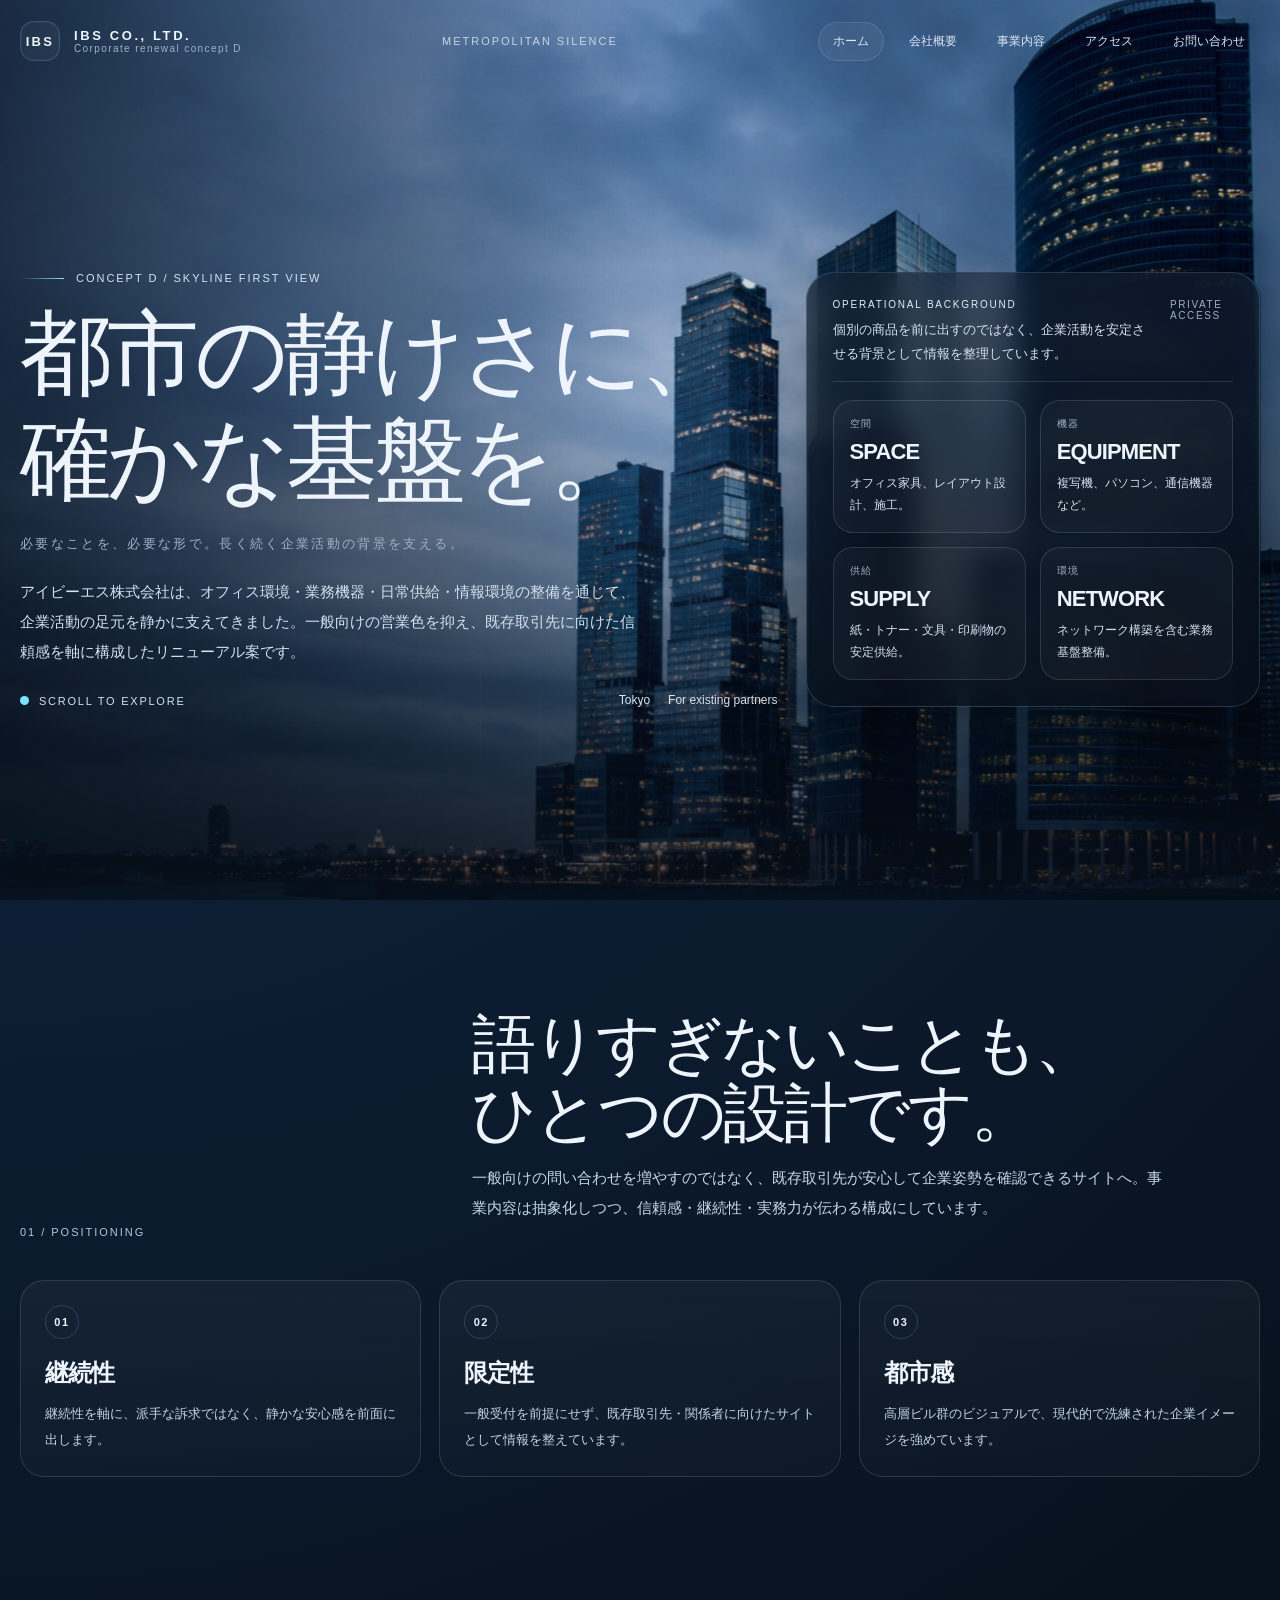
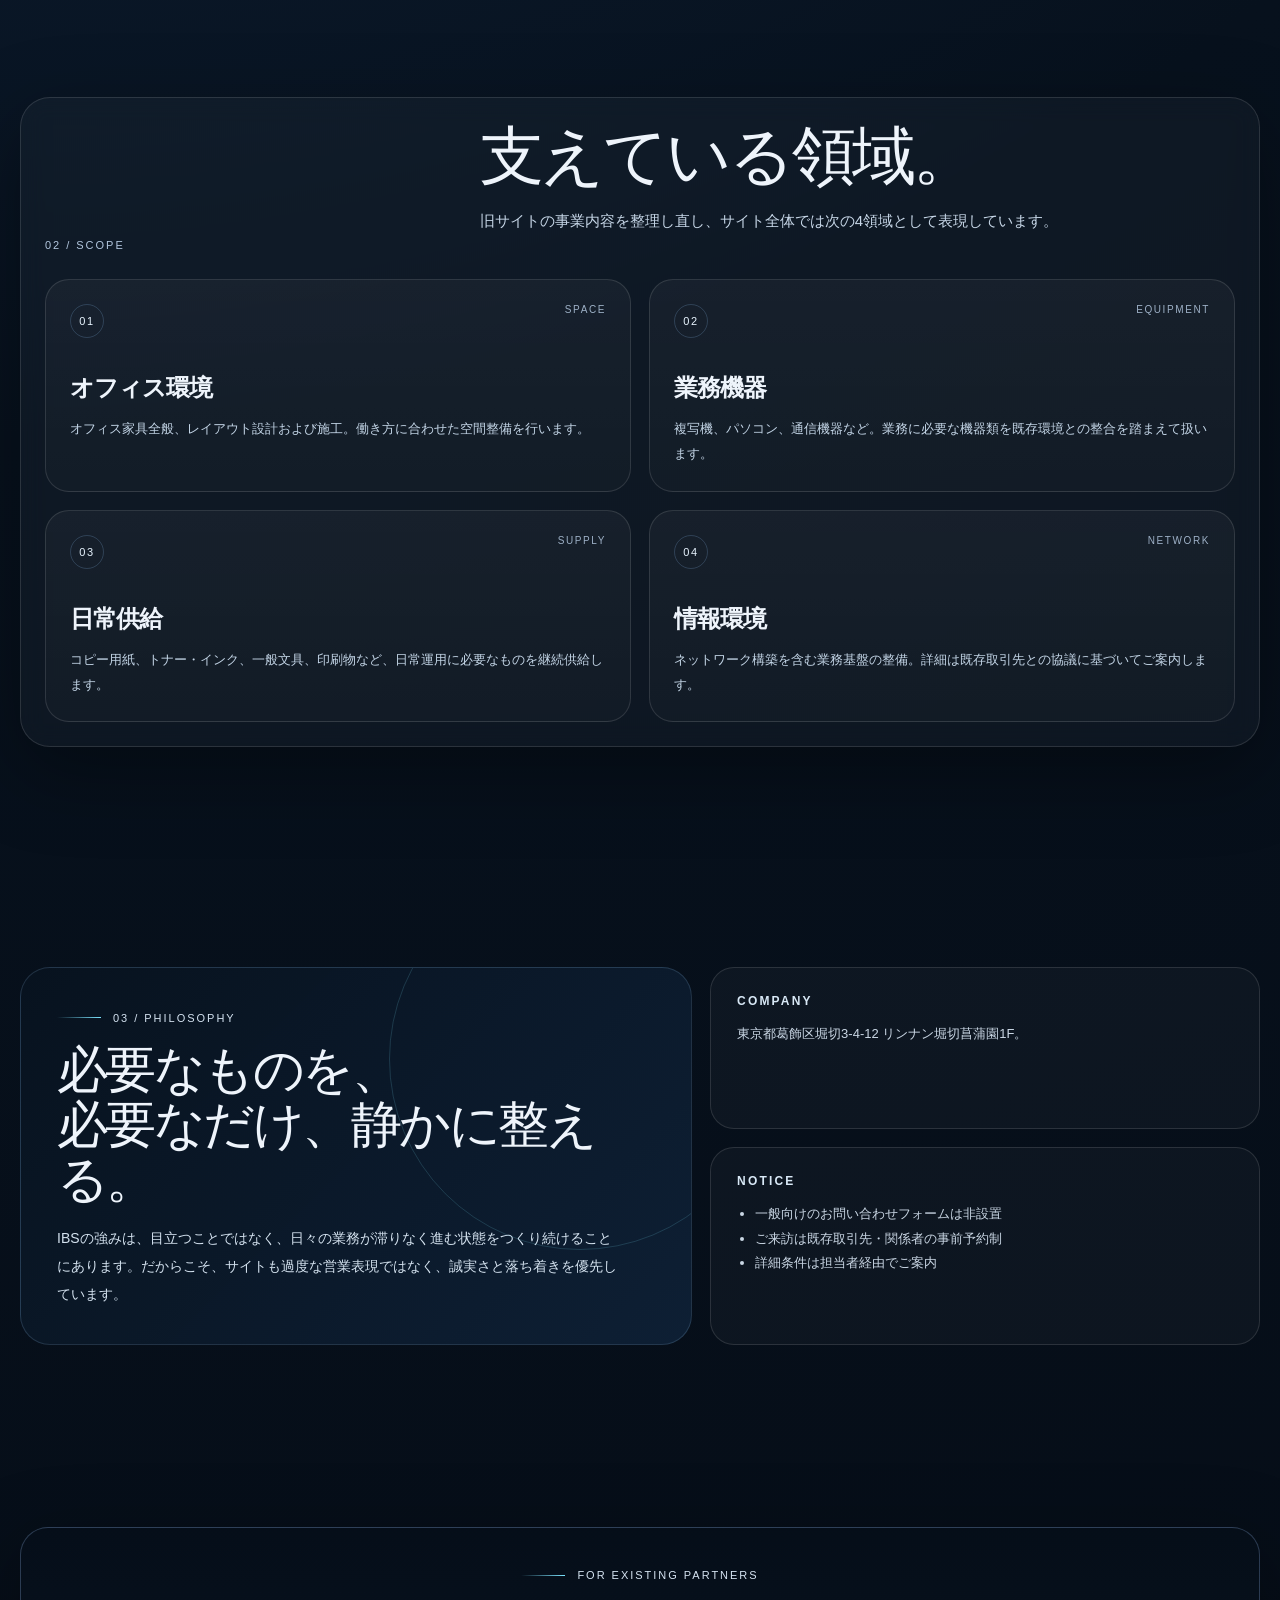
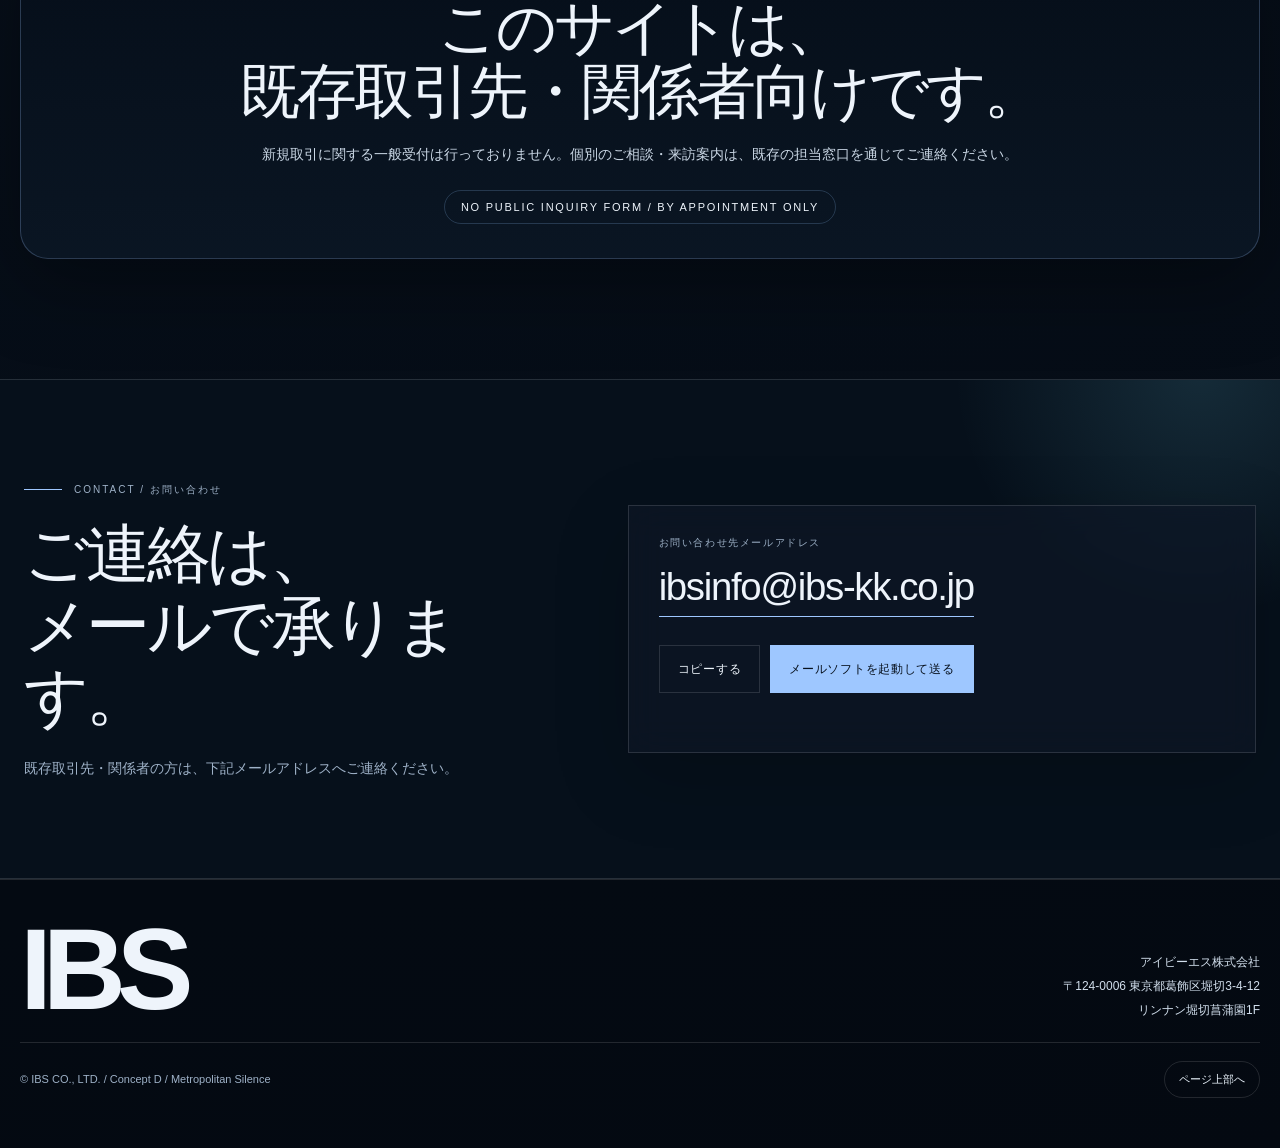
<file: index.html>
<!doctype html>
<html lang="ja"><head><meta name="robots" content="noindex,nofollow">
<meta charset="utf-8"><meta name="viewport" content="width=device-width,initial-scale=1">
<meta name="description" content="アイビーエス株式会社のリニューアル案D。高層ビル群の写真をファーストビューに据えた、洗練されたコーポレートサイトです。">
<meta name="theme-color" content="#07111d"><title>案D｜Metropolitan Silence｜アイビーエス株式会社</title>
<link rel="stylesheet" href="styles.css"><link rel="stylesheet" href="menu.css"><script src="menu.js" defer></script></head>
<body>
<div class="progress" aria-hidden="true"></div><div class="spotlight" aria-hidden="true"></div><div class="noise" aria-hidden="true"></div><div class="grid-overlay" aria-hidden="true"></div>
<header><div class="wrap head">
  <a class="brand" href="index.html"><span class="brand-mark"><b>IBS</b></span><span class="brand-text"><strong>IBS Co., Ltd.</strong><span>Corporate renewal concept D</span></span></a>
  <div class="head-note">Metropolitan Silence</div>
  <nav class="nav"><a class="active" href="index.html">ホーム</a><a href="aboutus.html">会社概要</a><a href="description.html">事業内容</a><a href="access.html">アクセス</a><a href="#contact">お問い合わせ</a></nav><button class="hamburger" type="button" aria-label="メニューを開く" aria-expanded="false" aria-controls="mobile-menu"><span></span><span></span><span></span></button>
</div></header><div class="mobile-menu" id="mobile-menu" aria-hidden="true"><nav aria-label="モバイルナビゲーション"><a href="index.html">ホーム</a><a href="aboutus.html">会社概要</a><a href="description.html">事業内容</a><a href="access.html">アクセス</a><a href="#contact">お問い合わせ</a></nav><small>IBS CO., LTD. / Metropolitan Silence</small></div>
<main>
  <section class="hero">
    <div class="hero-bg"><img src="assets/hero-skyline.png" alt="高層ビル群の夜景"></div>
    <div class="wrap hero-grid">
      <div class="hero-copy reveal">
        <div class="eyebrow">Concept D / Skyline first view</div>
        <h1>都市の静けさに、<br>確かな基盤を。<small>必要なことを、必要な形で。長く続く企業活動の背景を支える。</small></h1>
        <p class="hero-lead">アイビーエス株式会社は、オフィス環境・業務機器・日常供給・情報環境の整備を通じて、企業活動の足元を静かに支えてきました。一般向けの営業色を抑え、既存取引先に向けた信頼感を軸に構成したリニューアル案です。</p>
        <div class="hero-bottom"><div class="scroll-hint"><span class="scroll-dot"></span>Scroll to explore</div><div class="statline"><span>Tokyo</span><span>For existing partners</span></div></div>
      </div>
      <aside class="hero-panel reveal">
        <div class="panel-top"><div><div class="panel-kicker">Operational background</div><div style="margin-top:8px;font-size:13px;line-height:1.8;color:#d8e4f0">個別の商品を前に出すのではなく、企業活動を安定させる背景として情報を整理しています。</div></div><div class="panel-status">Private access</div></div>
        <div class="meta-grid">
          <div class="meta-card"><small>空間</small><strong>SPACE</strong><p>オフィス家具、レイアウト設計、施工。</p></div>
          <div class="meta-card"><small>機器</small><strong>EQUIPMENT</strong><p>複写機、パソコン、通信機器など。</p></div>
          <div class="meta-card"><small>供給</small><strong>SUPPLY</strong><p>紙・トナー・文具・印刷物の安定供給。</p></div>
          <div class="meta-card"><small>環境</small><strong>NETWORK</strong><p>ネットワーク構築を含む業務基盤整備。</p></div>
        </div>
      </aside>
    </div>
  </section>

  <section class="section">
    <div class="wrap">
      <div class="section-head reveal">
        <div class="section-tag">01 / Positioning</div>
        <div><h2 class="section-title">語りすぎないことも、<br>ひとつの設計です。</h2><p class="section-desc">一般向けの問い合わせを増やすのではなく、既存取引先が安心して企業姿勢を確認できるサイトへ。事業内容は抽象化しつつ、信頼感・継続性・実務力が伝わる構成にしています。</p></div>
      </div>
      <div class="value-grid">
        <article class="value-card reveal"><b>01</b><h3>継続性</h3><p>継続性を軸に、派手な訴求ではなく、静かな安心感を前面に出します。</p></article>
        <article class="value-card reveal"><b>02</b><h3>限定性</h3><p>一般受付を前提にせず、既存取引先・関係者に向けたサイトとして情報を整えています。</p></article>
        <article class="value-card reveal"><b>03</b><h3>都市感</h3><p>高層ビル群のビジュアルで、現代的で洗練された企業イメージを強めています。</p></article>
      </div>
    </div>
  </section>

  <section class="section">
    <div class="wrap glass-band">
      <div class="section-head reveal" style="margin-bottom:28px">
        <div class="section-tag">02 / Scope</div>
        <div><h2 class="section-title">支えている領域。</h2><p class="section-desc">旧サイトの事業内容を整理し直し、サイト全体では次の4領域として表現しています。</p></div>
      </div>
      <div class="scope-grid">
        <article class="scope-card reveal"><div class="scope-head"><span class="scope-no">01</span><span class="scope-label">Space</span></div><h3>オフィス環境</h3><p>オフィス家具全般、レイアウト設計および施工。働き方に合わせた空間整備を行います。</p></article>
        <article class="scope-card reveal"><div class="scope-head"><span class="scope-no">02</span><span class="scope-label">Equipment</span></div><h3>業務機器</h3><p>複写機、パソコン、通信機器など。業務に必要な機器類を既存環境との整合を踏まえて扱います。</p></article>
        <article class="scope-card reveal"><div class="scope-head"><span class="scope-no">03</span><span class="scope-label">Supply</span></div><h3>日常供給</h3><p>コピー用紙、トナー・インク、一般文具、印刷物など、日常運用に必要なものを継続供給します。</p></article>
        <article class="scope-card reveal"><div class="scope-head"><span class="scope-no">04</span><span class="scope-label">Network</span></div><h3>情報環境</h3><p>ネットワーク構築を含む業務基盤の整備。詳細は既存取引先との協議に基づいてご案内します。</p></article>
      </div>
    </div>
  </section>

  <section class="section">
    <div class="wrap quote-box">
      <div class="quote-main reveal">
        <div class="eyebrow">03 / Philosophy</div>
        <h3>必要なものを、<br>必要なだけ、静かに整える。</h3>
        <p>IBSの強みは、目立つことではなく、日々の業務が滞りなく進む状態をつくり続けることにあります。だからこそ、サイトも過度な営業表現ではなく、誠実さと落ち着きを優先しています。</p>
      </div>
      <div class="quote-side">
        <div class="note-card reveal"><strong>Company</strong><p>東京都葛飾区堀切3-4-12 リンナン堀切菖蒲園1F。</p></div>
        <div class="note-card reveal"><strong>Notice</strong><ul><li>一般向けのお問い合わせフォームは非設置</li><li>ご来訪は既存取引先・関係者の事前予約制</li><li>詳細条件は担当者経由でご案内</li></ul></div>
      </div>
    </div>
  </section>

  <section class="notice">
    <div class="wrap">
      <div class="notice-box reveal">
        <div class="eyebrow" style="justify-content:center">For existing partners</div>
        <h2>このサイトは、<br>既存取引先・関係者向けです。</h2>
        <p>新規取引に関する一般受付は行っておりません。個別のご相談・来訪案内は、既存の担当窓口を通じてご連絡ください。</p>
        <div class="notice-chip">No public inquiry form / by appointment only</div>
      </div>
    </div>
  </section>
</main>

<section class="ibs-contact" id="contact" aria-labelledby="ibs-contact-title">
  <div class="ibs-contact__wrap">
    <div class="ibs-contact__intro">
      <span class="ibs-contact__eyebrow">CONTACT / お問い合わせ</span>
      <h2 id="ibs-contact-title">ご連絡は、<br>メールで承ります。</h2>
      <p>既存取引先・関係者の方は、下記メールアドレスへご連絡ください。</p>
    </div>
    <div class="ibs-contact__card">
      <span class="ibs-contact__label">お問い合わせ先メールアドレス</span>
      <a class="ibs-contact__email" href="mailto:ibsinfo@ibs-kk.co.jp?subject=%E3%81%8A%E5%95%8F%E3%81%84%E5%90%88%E3%82%8F%E3%81%9B">ibsinfo@ibs-kk.co.jp</a>
      <div class="ibs-contact__actions">
        <button class="ibs-contact__button ibs-contact__button--copy" type="button" data-copy-email="ibsinfo@ibs-kk.co.jp">コピーする</button>
        <a class="ibs-contact__button ibs-contact__button--mail" href="mailto:ibsinfo@ibs-kk.co.jp?subject=%E3%81%8A%E5%95%8F%E3%81%84%E5%90%88%E3%82%8F%E3%81%9B">メールソフトを起動して送る</a>
      </div>
      <p class="ibs-contact__status" aria-live="polite"></p>
    </div>
  </div>
</section>
<footer><div class="wrap"><div class="foot"><div class="foot-logo">IBS</div><div class="foot-info">アイビーエス株式会社<br>〒124-0006 東京都葛飾区堀切3-4-12<br>リンナン堀切菖蒲園1F</div></div><div class="foot-bottom"><span>© IBS CO., LTD. / Concept D / Metropolitan Silence</span><button class="top-btn" type="button">ページ上部へ</button></div></div></footer>
<script src="site.js"></script>
<script src="contact.js"></script>
</body></html>
</file>
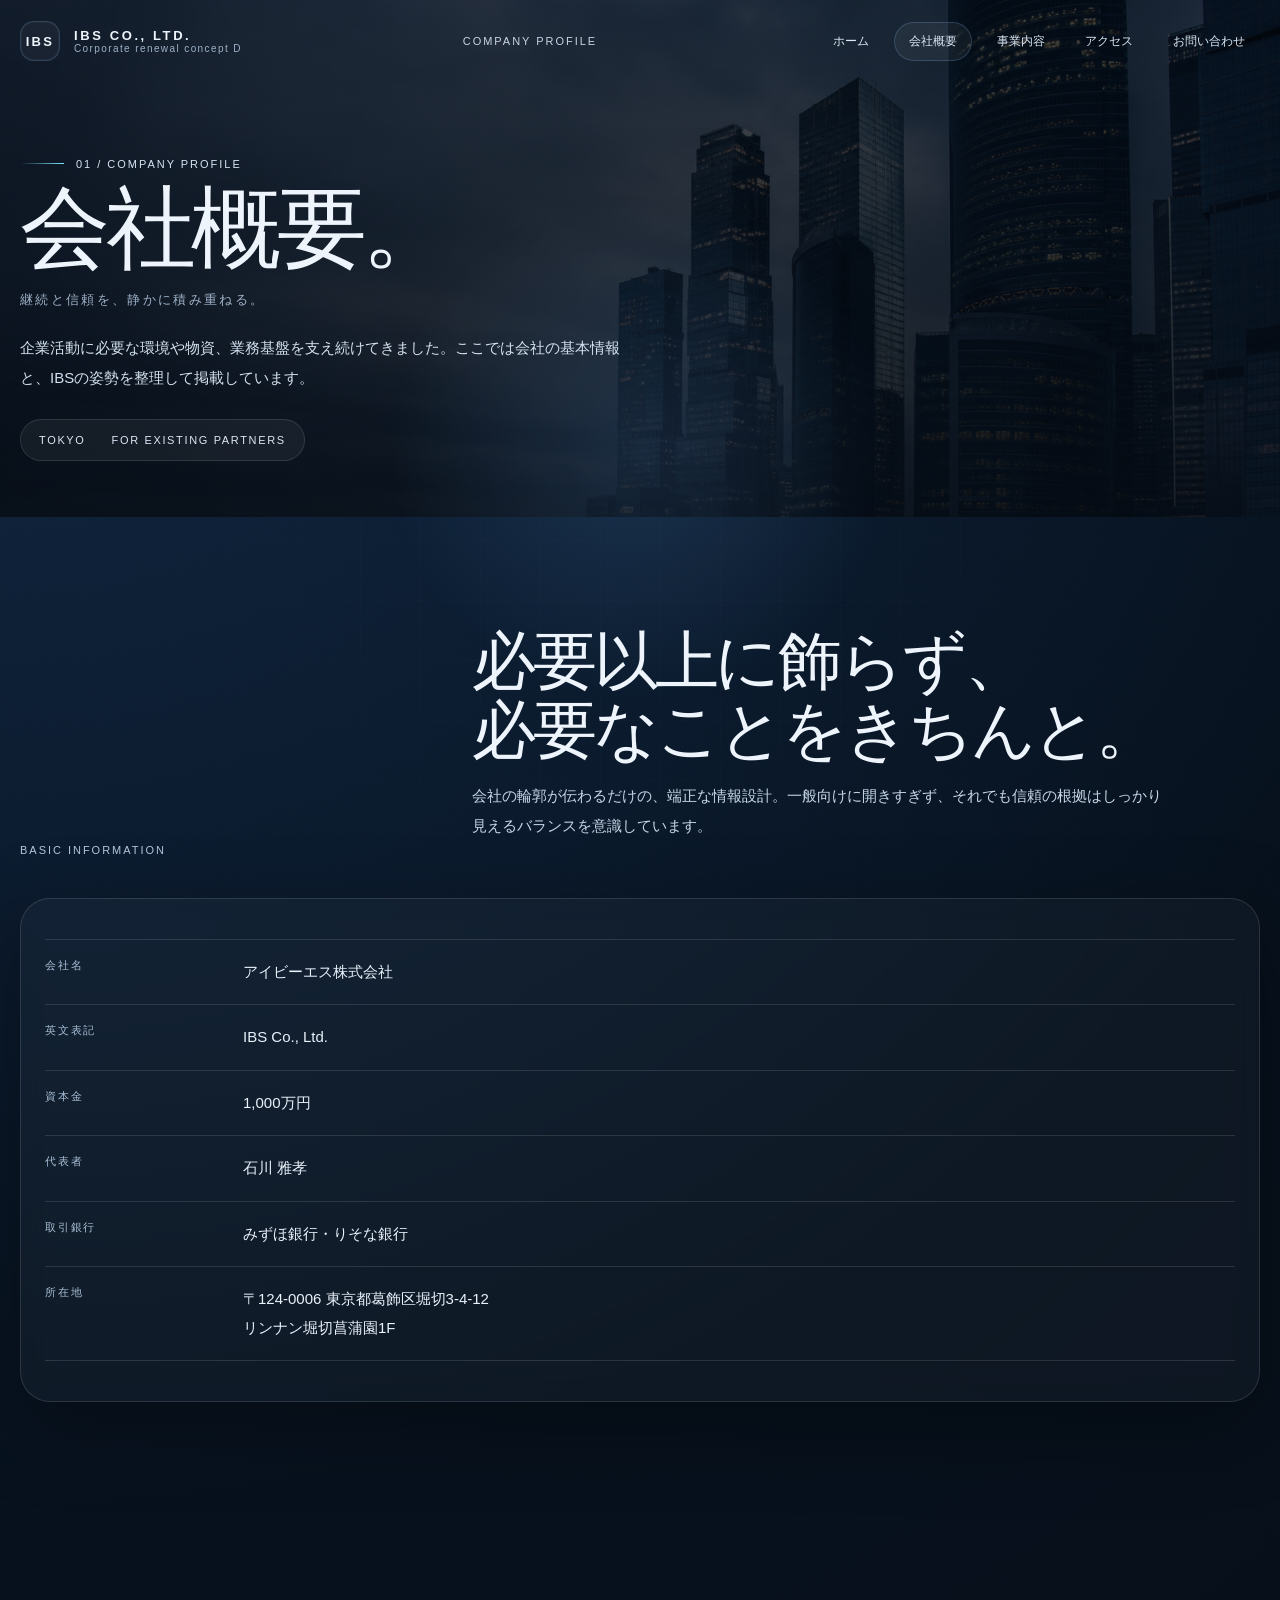
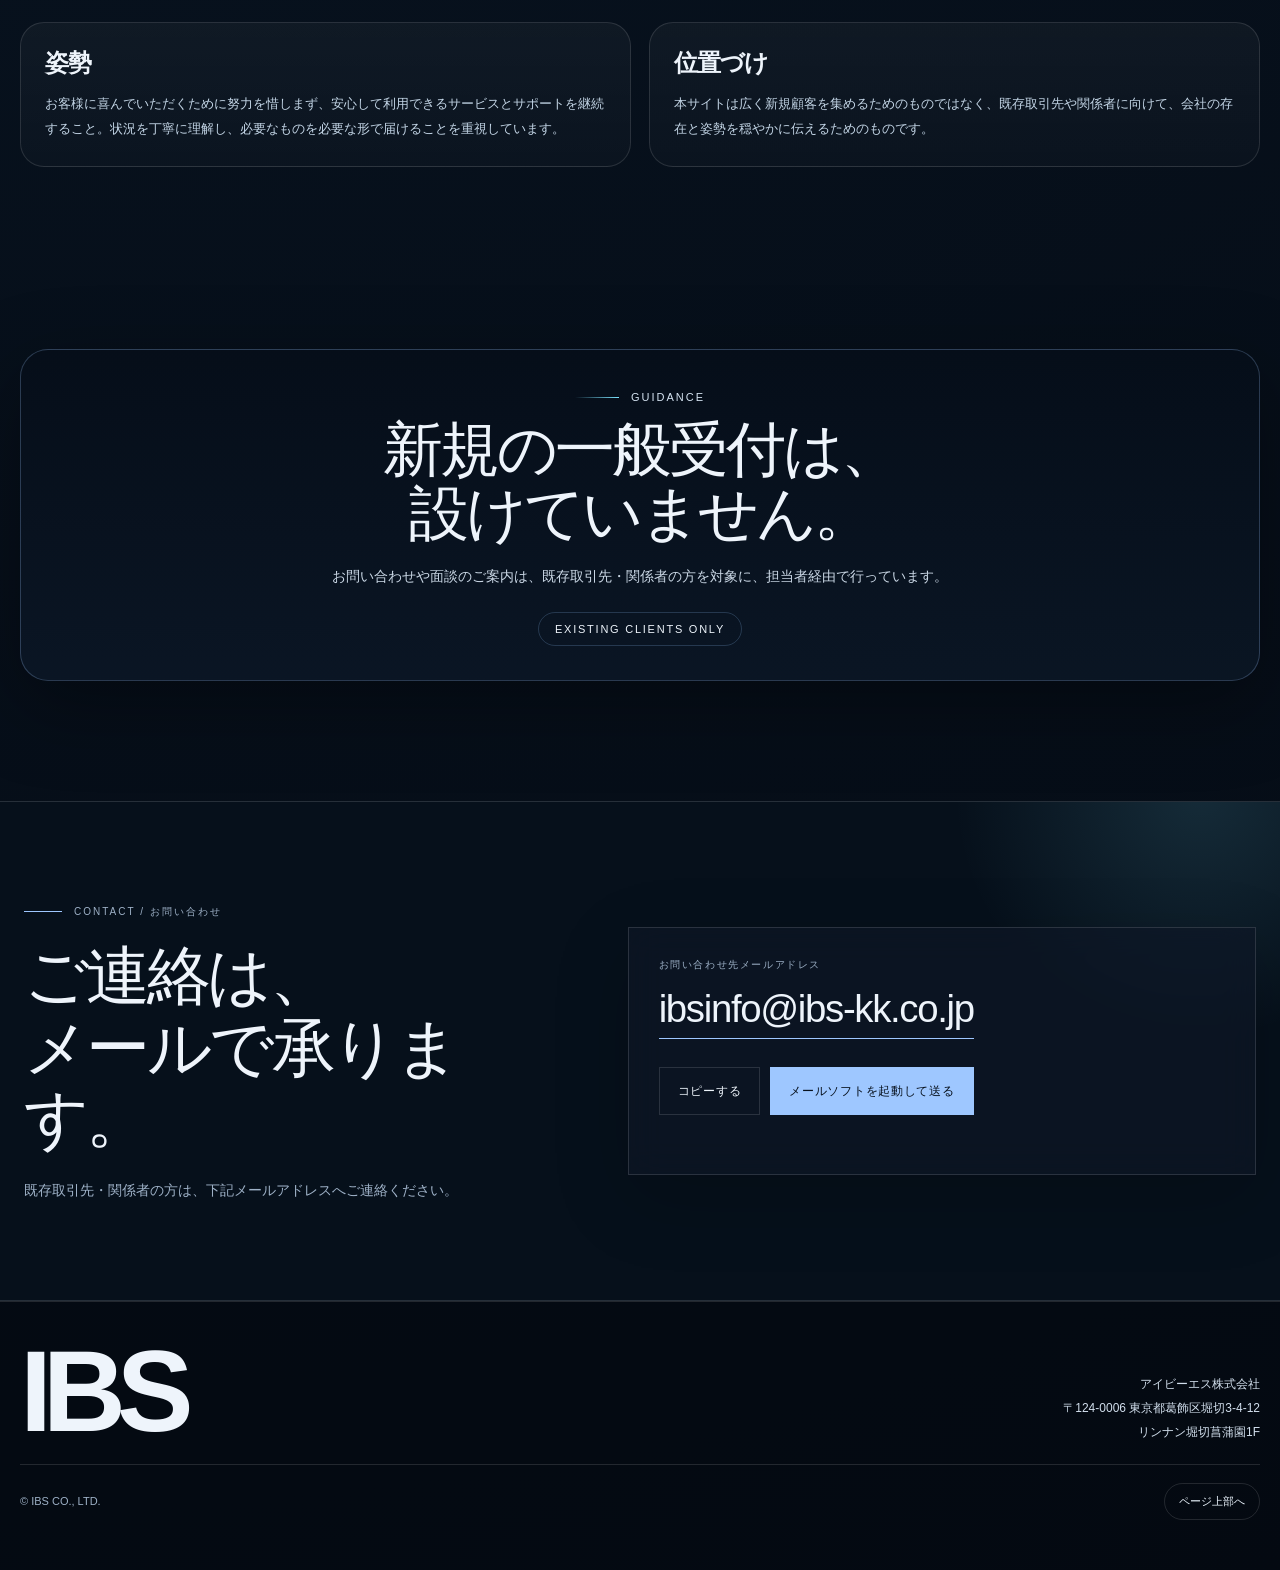
<file: aboutus.html>
<!doctype html>
<html lang="ja"><head><meta name="robots" content="noindex,nofollow"><meta charset="utf-8"><meta name="viewport" content="width=device-width,initial-scale=1"><meta name="description" content="アイビーエス株式会社の会社概要ページ。"><meta name="theme-color" content="#07111d"><title>会社概要｜案D｜アイビーエス株式会社</title><link rel="stylesheet" href="styles.css"><link rel="stylesheet" href="menu.css"><script src="menu.js" defer></script></head>
<body><div class="progress"></div><div class="spotlight"></div><div class="noise"></div><div class="grid-overlay"></div>
<header><div class="wrap head"><a class="brand" href="index.html"><span class="brand-mark"><b>IBS</b></span><span class="brand-text"><strong>IBS Co., Ltd.</strong><span>Corporate renewal concept D</span></span></a><div class="head-note">Company profile</div><nav class="nav"><a href="index.html">ホーム</a><a class="active" href="aboutus.html">会社概要</a><a href="description.html">事業内容</a><a href="access.html">アクセス</a><a href="#contact">お問い合わせ</a></nav><button class="hamburger" type="button" aria-label="メニューを開く" aria-expanded="false" aria-controls="mobile-menu"><span></span><span></span><span></span></button></div></header><div class="mobile-menu" id="mobile-menu" aria-hidden="true"><nav aria-label="モバイルナビゲーション"><a href="index.html">ホーム</a><a href="aboutus.html">会社概要</a><a href="description.html">事業内容</a><a href="access.html">アクセス</a><a href="#contact">お問い合わせ</a></nav><small>IBS CO., LTD. / Metropolitan Silence</small></div>
<main>
  <section class="page-hero"><div class="hero-back"><img src="assets/hero-skyline.png" alt="高層ビル群の夜景"></div><div class="wrap"><div class="page-copy reveal"><div class="eyebrow">01 / Company profile</div><h1>会社概要。<small>継続と信頼を、静かに積み重ねる。</small></h1><p class="page-lead">企業活動に必要な環境や物資、業務基盤を支え続けてきました。ここでは会社の基本情報と、IBSの姿勢を整理して掲載しています。</p><div class="page-card"><span>Tokyo</span><span>For existing partners</span></div></div></div></section>
  <section class="section"><div class="wrap"><div class="section-head reveal"><div class="section-tag">Basic information</div><div><h2 class="section-title">必要以上に飾らず、<br>必要なことをきちんと。</h2><p class="section-desc">会社の輪郭が伝わるだけの、端正な情報設計。一般向けに開きすぎず、それでも信頼の根拠はしっかり見えるバランスを意識しています。</p></div></div><div class="glass-band reveal"><dl class="company-list"><div class="company-row"><dt>会社名</dt><dd>アイビーエス株式会社</dd></div><div class="company-row"><dt>英文表記</dt><dd>IBS Co., Ltd.</dd></div><div class="company-row"><dt>資本金</dt><dd>1,000万円</dd></div><div class="company-row"><dt>代表者</dt><dd>石川 雅孝</dd></div><div class="company-row"><dt>取引銀行</dt><dd>みずほ銀行・りそな銀行</dd></div><div class="company-row"><dt>所在地</dt><dd>〒124-0006 東京都葛飾区堀切3-4-12<br>リンナン堀切菖蒲園1F</dd></div></dl></div></div></section>
  <section class="section"><div class="wrap detail-grid"><article class="detail-card reveal"><h3>姿勢</h3><p>お客様に喜んでいただくために努力を惜しまず、安心して利用できるサービスとサポートを継続すること。状況を丁寧に理解し、必要なものを必要な形で届けることを重視しています。</p></article><article class="detail-card reveal"><h3>位置づけ</h3><p>本サイトは広く新規顧客を集めるためのものではなく、既存取引先や関係者に向けて、会社の存在と姿勢を穏やかに伝えるためのものです。</p></article></div></section>
  <section class="notice"><div class="wrap"><div class="notice-box reveal"><div class="eyebrow" style="justify-content:center">Guidance</div><h2>新規の一般受付は、<br>設けていません。</h2><p>お問い合わせや面談のご案内は、既存取引先・関係者の方を対象に、担当者経由で行っています。</p><div class="notice-chip">Existing clients only</div></div></div></section>
</main>

<section class="ibs-contact" id="contact" aria-labelledby="ibs-contact-title">
  <div class="ibs-contact__wrap">
    <div class="ibs-contact__intro">
      <span class="ibs-contact__eyebrow">CONTACT / お問い合わせ</span>
      <h2 id="ibs-contact-title">ご連絡は、<br>メールで承ります。</h2>
      <p>既存取引先・関係者の方は、下記メールアドレスへご連絡ください。</p>
    </div>
    <div class="ibs-contact__card">
      <span class="ibs-contact__label">お問い合わせ先メールアドレス</span>
      <a class="ibs-contact__email" href="mailto:ibsinfo@ibs-kk.co.jp?subject=%E3%81%8A%E5%95%8F%E3%81%84%E5%90%88%E3%82%8F%E3%81%9B">ibsinfo@ibs-kk.co.jp</a>
      <div class="ibs-contact__actions">
        <button class="ibs-contact__button ibs-contact__button--copy" type="button" data-copy-email="ibsinfo@ibs-kk.co.jp">コピーする</button>
        <a class="ibs-contact__button ibs-contact__button--mail" href="mailto:ibsinfo@ibs-kk.co.jp?subject=%E3%81%8A%E5%95%8F%E3%81%84%E5%90%88%E3%82%8F%E3%81%9B">メールソフトを起動して送る</a>
      </div>
      <p class="ibs-contact__status" aria-live="polite"></p>
    </div>
  </div>
</section>
<footer><div class="wrap"><div class="foot"><div class="foot-logo">IBS</div><div class="foot-info">アイビーエス株式会社<br>〒124-0006 東京都葛飾区堀切3-4-12<br>リンナン堀切菖蒲園1F</div></div><div class="foot-bottom"><span>© IBS CO., LTD.</span><button class="top-btn" type="button">ページ上部へ</button></div></div></footer>
<script src="site.js"></script><script src="contact.js"></script>
</body></html>
</file>
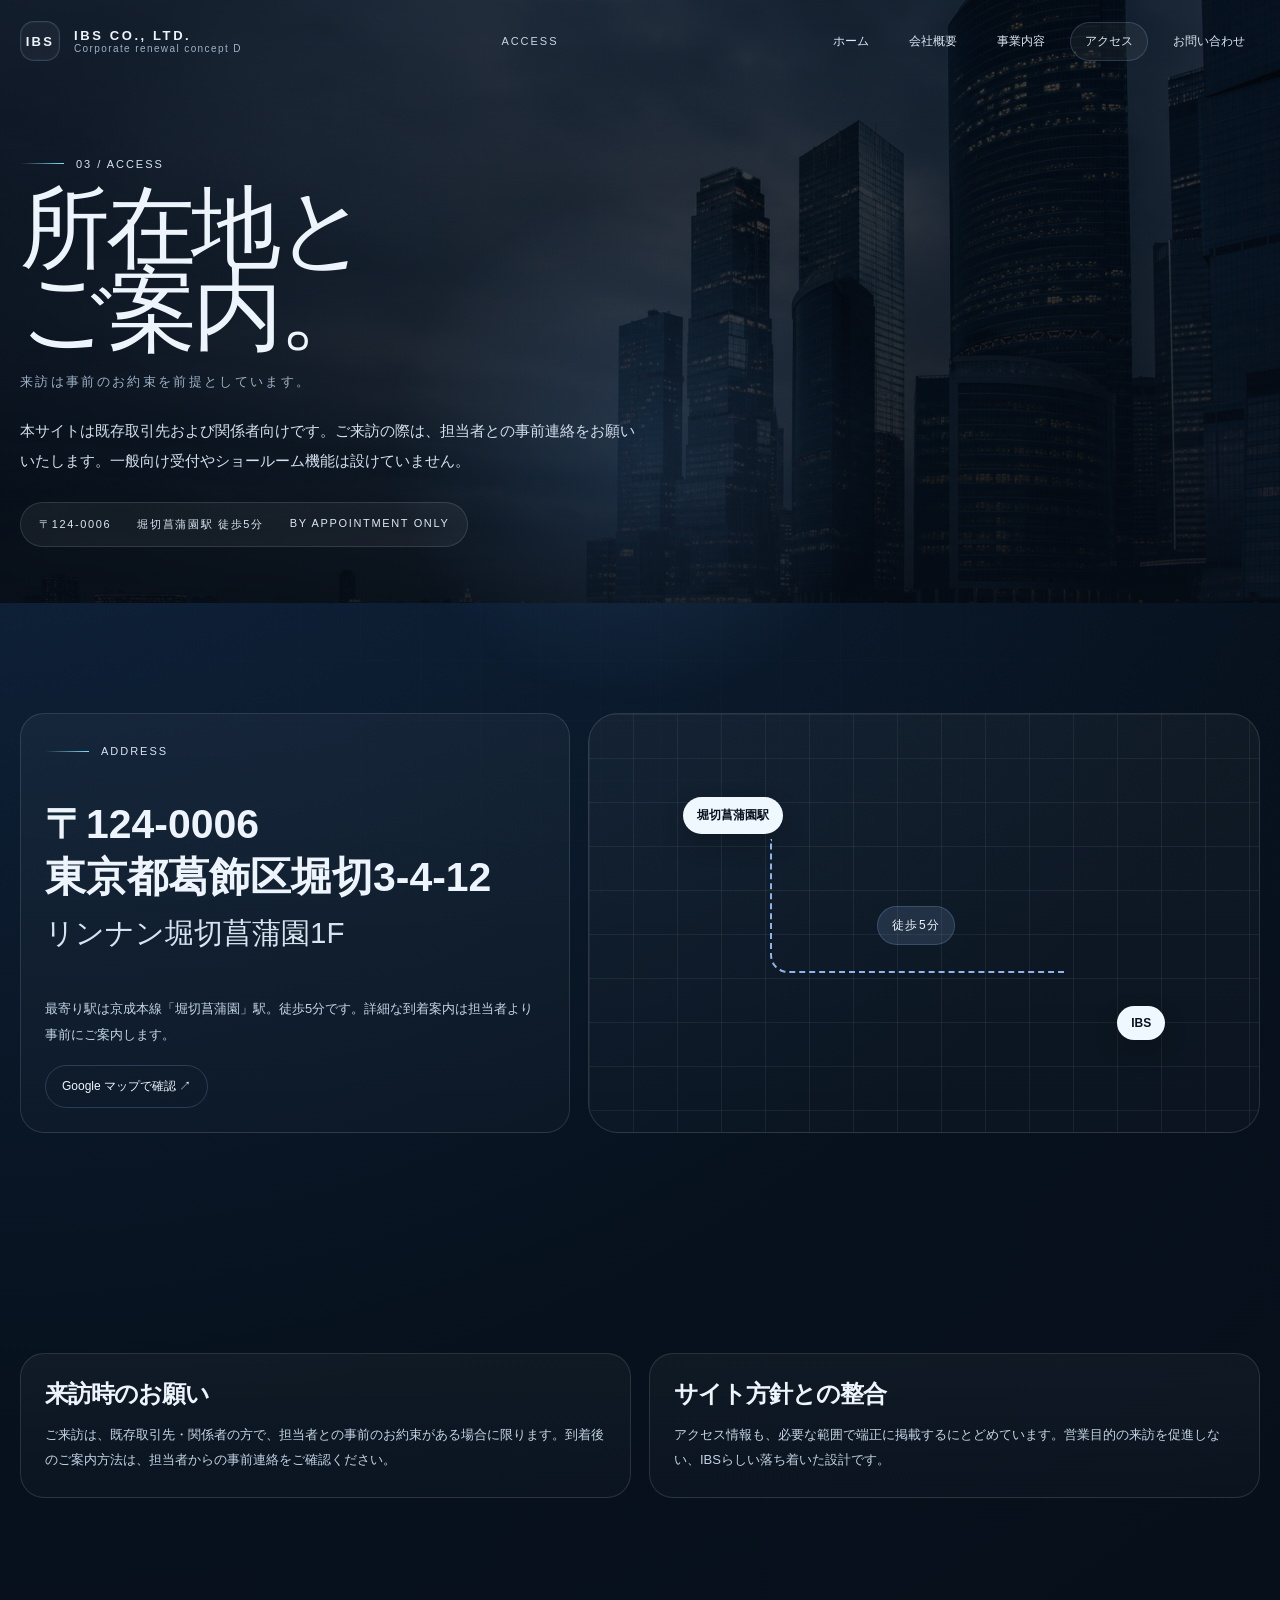
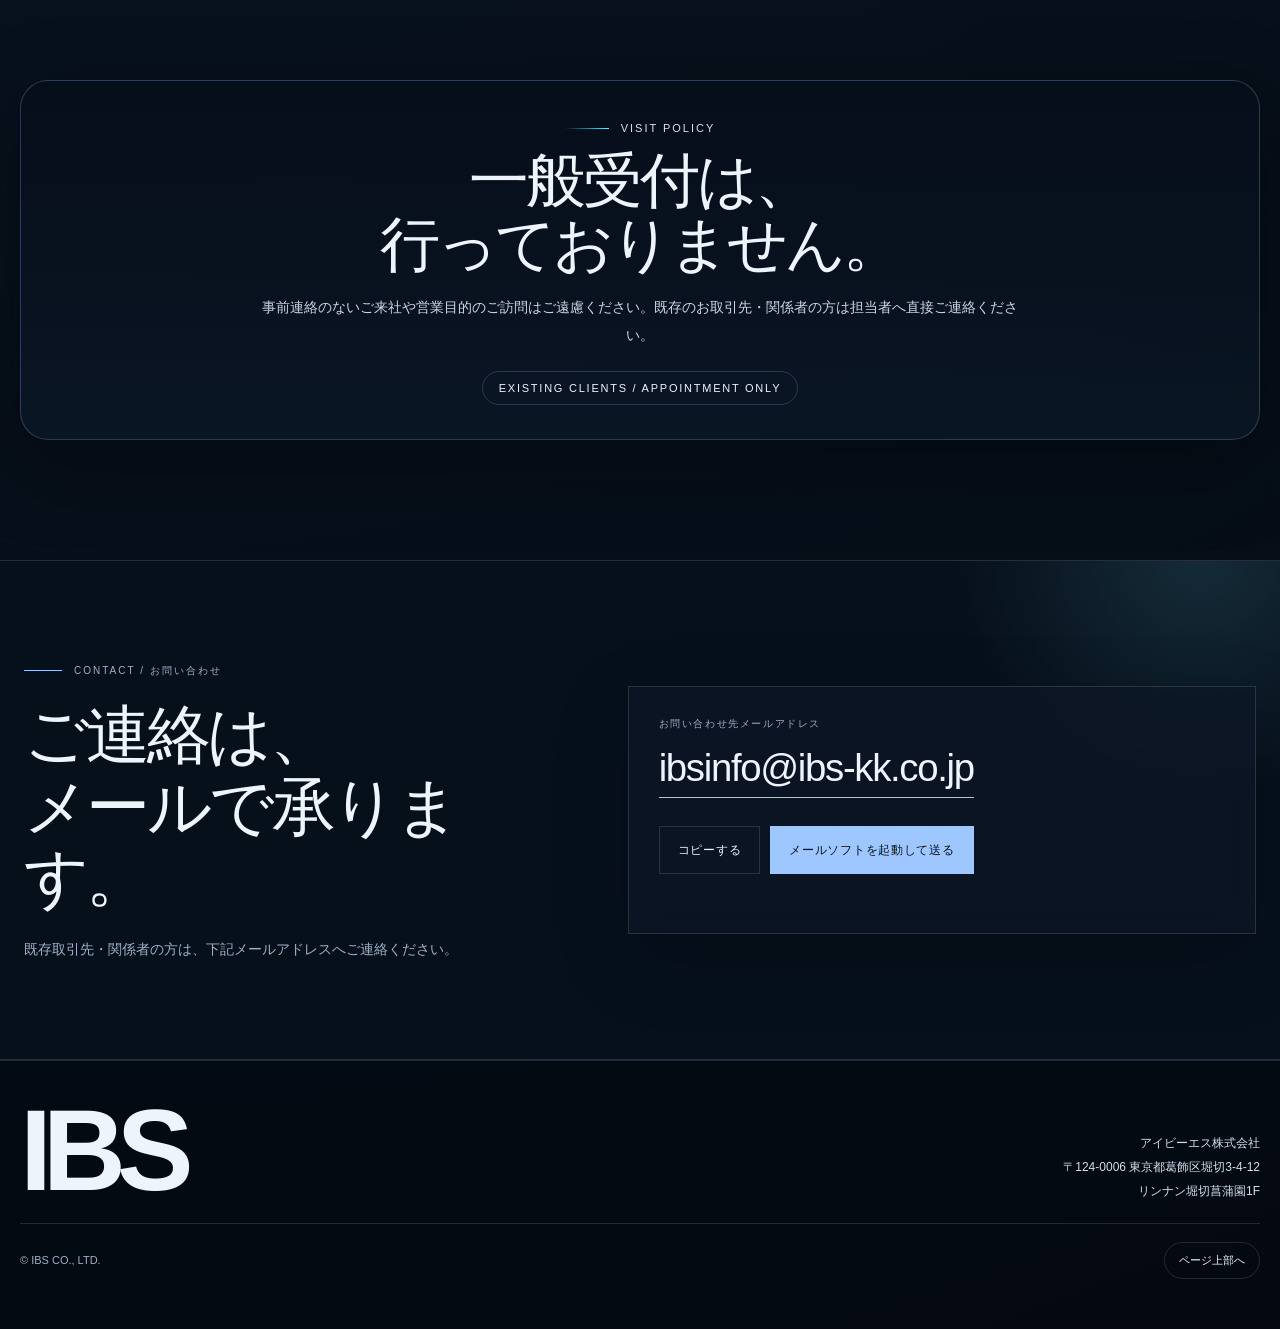
<file: access.html>
<!doctype html>
<html lang="ja"><head><meta name="robots" content="noindex,nofollow"><meta charset="utf-8"><meta name="viewport" content="width=device-width,initial-scale=1"><meta name="description" content="アイビーエス株式会社のアクセスページ。"><meta name="theme-color" content="#07111d"><title>アクセス｜案D｜アイビーエス株式会社</title><link rel="stylesheet" href="styles.css"><link rel="stylesheet" href="menu.css"><script src="menu.js" defer></script></head>
<body><div class="progress"></div><div class="spotlight"></div><div class="noise"></div><div class="grid-overlay"></div>
<header><div class="wrap head"><a class="brand" href="index.html"><span class="brand-mark"><b>IBS</b></span><span class="brand-text"><strong>IBS Co., Ltd.</strong><span>Corporate renewal concept D</span></span></a><div class="head-note">Access</div><nav class="nav"><a href="index.html">ホーム</a><a href="aboutus.html">会社概要</a><a href="description.html">事業内容</a><a class="active" href="access.html">アクセス</a><a href="#contact">お問い合わせ</a></nav><button class="hamburger" type="button" aria-label="メニューを開く" aria-expanded="false" aria-controls="mobile-menu"><span></span><span></span><span></span></button></div></header><div class="mobile-menu" id="mobile-menu" aria-hidden="true"><nav aria-label="モバイルナビゲーション"><a href="index.html">ホーム</a><a href="aboutus.html">会社概要</a><a href="description.html">事業内容</a><a href="access.html">アクセス</a><a href="#contact">お問い合わせ</a></nav><small>IBS CO., LTD. / Metropolitan Silence</small></div>
<main>
  <section class="page-hero"><div class="hero-back"><img src="assets/hero-skyline.png" alt="高層ビル群の夜景"></div><div class="wrap"><div class="page-copy reveal"><div class="eyebrow">03 / Access</div><h1>所在地と<br>ご案内。<small>来訪は事前のお約束を前提としています。</small></h1><p class="page-lead">本サイトは既存取引先および関係者向けです。ご来訪の際は、担当者との事前連絡をお願いいたします。一般向け受付やショールーム機能は設けていません。</p><div class="page-card"><span>〒124-0006</span><span>堀切菖蒲園駅 徒歩5分</span><span>By appointment only</span></div></div></div></section>
  <section class="section"><div class="wrap access-grid"><article class="route-card address-card reveal"><div class="eyebrow">Address</div><h3>〒124-0006<br>東京都葛飾区堀切3-4-12<br><span>リンナン堀切菖蒲園1F</span></h3><p>最寄り駅は京成本線「堀切菖蒲園」駅。徒歩5分です。詳細な到着案内は担当者より事前にご案内します。</p><a class="map-link" href="https://www.google.com/maps/search/?api=1&query=%E6%9D%B1%E4%BA%AC%E9%83%BD%E8%91%9B%E9%A3%BE%E5%8C%BA%E5%A0%80%E5%88%873-4-12" target="_blank" rel="noopener">Google マップで確認 ↗</a></article><div class="map-art reveal"><div class="map-grid"></div><div class="map-node station">堀切菖蒲園駅</div><div class="map-node office">IBS</div><div class="route-line"></div><div class="map-time">徒歩5分</div></div></div></section>
  <section class="section"><div class="wrap detail-grid"><article class="detail-card reveal"><h3>来訪時のお願い</h3><p>ご来訪は、既存取引先・関係者の方で、担当者との事前のお約束がある場合に限ります。到着後のご案内方法は、担当者からの事前連絡をご確認ください。</p></article><article class="detail-card reveal"><h3>サイト方針との整合</h3><p>アクセス情報も、必要な範囲で端正に掲載するにとどめています。営業目的の来訪を促進しない、IBSらしい落ち着いた設計です。</p></article></div></section>
  <section class="notice"><div class="wrap"><div class="notice-box reveal"><div class="eyebrow" style="justify-content:center">Visit policy</div><h2>一般受付は、<br>行っておりません。</h2><p>事前連絡のないご来社や営業目的のご訪問はご遠慮ください。既存のお取引先・関係者の方は担当者へ直接ご連絡ください。</p><div class="notice-chip">Existing clients / appointment only</div></div></div></section>
</main>

<section class="ibs-contact" id="contact" aria-labelledby="ibs-contact-title">
  <div class="ibs-contact__wrap">
    <div class="ibs-contact__intro">
      <span class="ibs-contact__eyebrow">CONTACT / お問い合わせ</span>
      <h2 id="ibs-contact-title">ご連絡は、<br>メールで承ります。</h2>
      <p>既存取引先・関係者の方は、下記メールアドレスへご連絡ください。</p>
    </div>
    <div class="ibs-contact__card">
      <span class="ibs-contact__label">お問い合わせ先メールアドレス</span>
      <a class="ibs-contact__email" href="mailto:ibsinfo@ibs-kk.co.jp?subject=%E3%81%8A%E5%95%8F%E3%81%84%E5%90%88%E3%82%8F%E3%81%9B">ibsinfo@ibs-kk.co.jp</a>
      <div class="ibs-contact__actions">
        <button class="ibs-contact__button ibs-contact__button--copy" type="button" data-copy-email="ibsinfo@ibs-kk.co.jp">コピーする</button>
        <a class="ibs-contact__button ibs-contact__button--mail" href="mailto:ibsinfo@ibs-kk.co.jp?subject=%E3%81%8A%E5%95%8F%E3%81%84%E5%90%88%E3%82%8F%E3%81%9B">メールソフトを起動して送る</a>
      </div>
      <p class="ibs-contact__status" aria-live="polite"></p>
    </div>
  </div>
</section>
<footer><div class="wrap"><div class="foot"><div class="foot-logo">IBS</div><div class="foot-info">アイビーエス株式会社<br>〒124-0006 東京都葛飾区堀切3-4-12<br>リンナン堀切菖蒲園1F</div></div><div class="foot-bottom"><span>© IBS CO., LTD.</span><button class="top-btn" type="button">ページ上部へ</button></div></div></footer>
<script src="site.js"></script><script src="contact.js"></script>
</body></html>
</file>
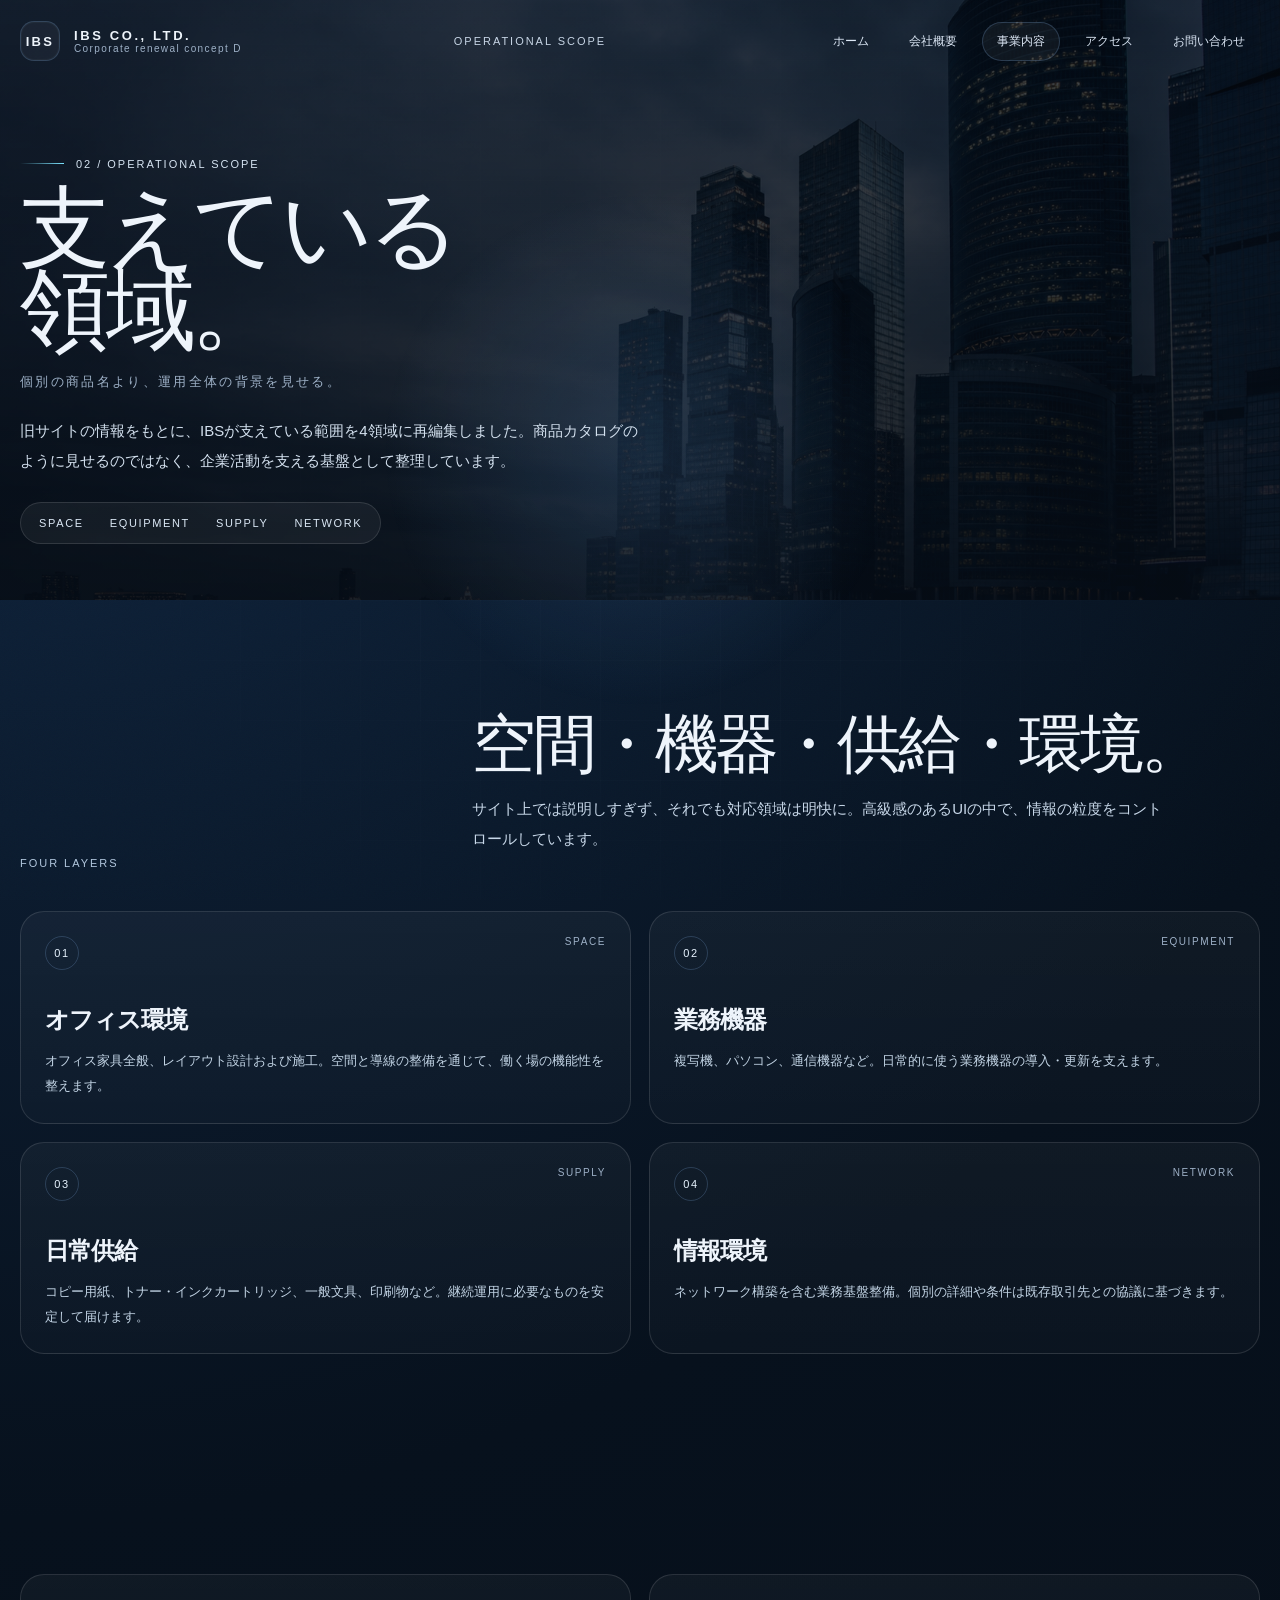
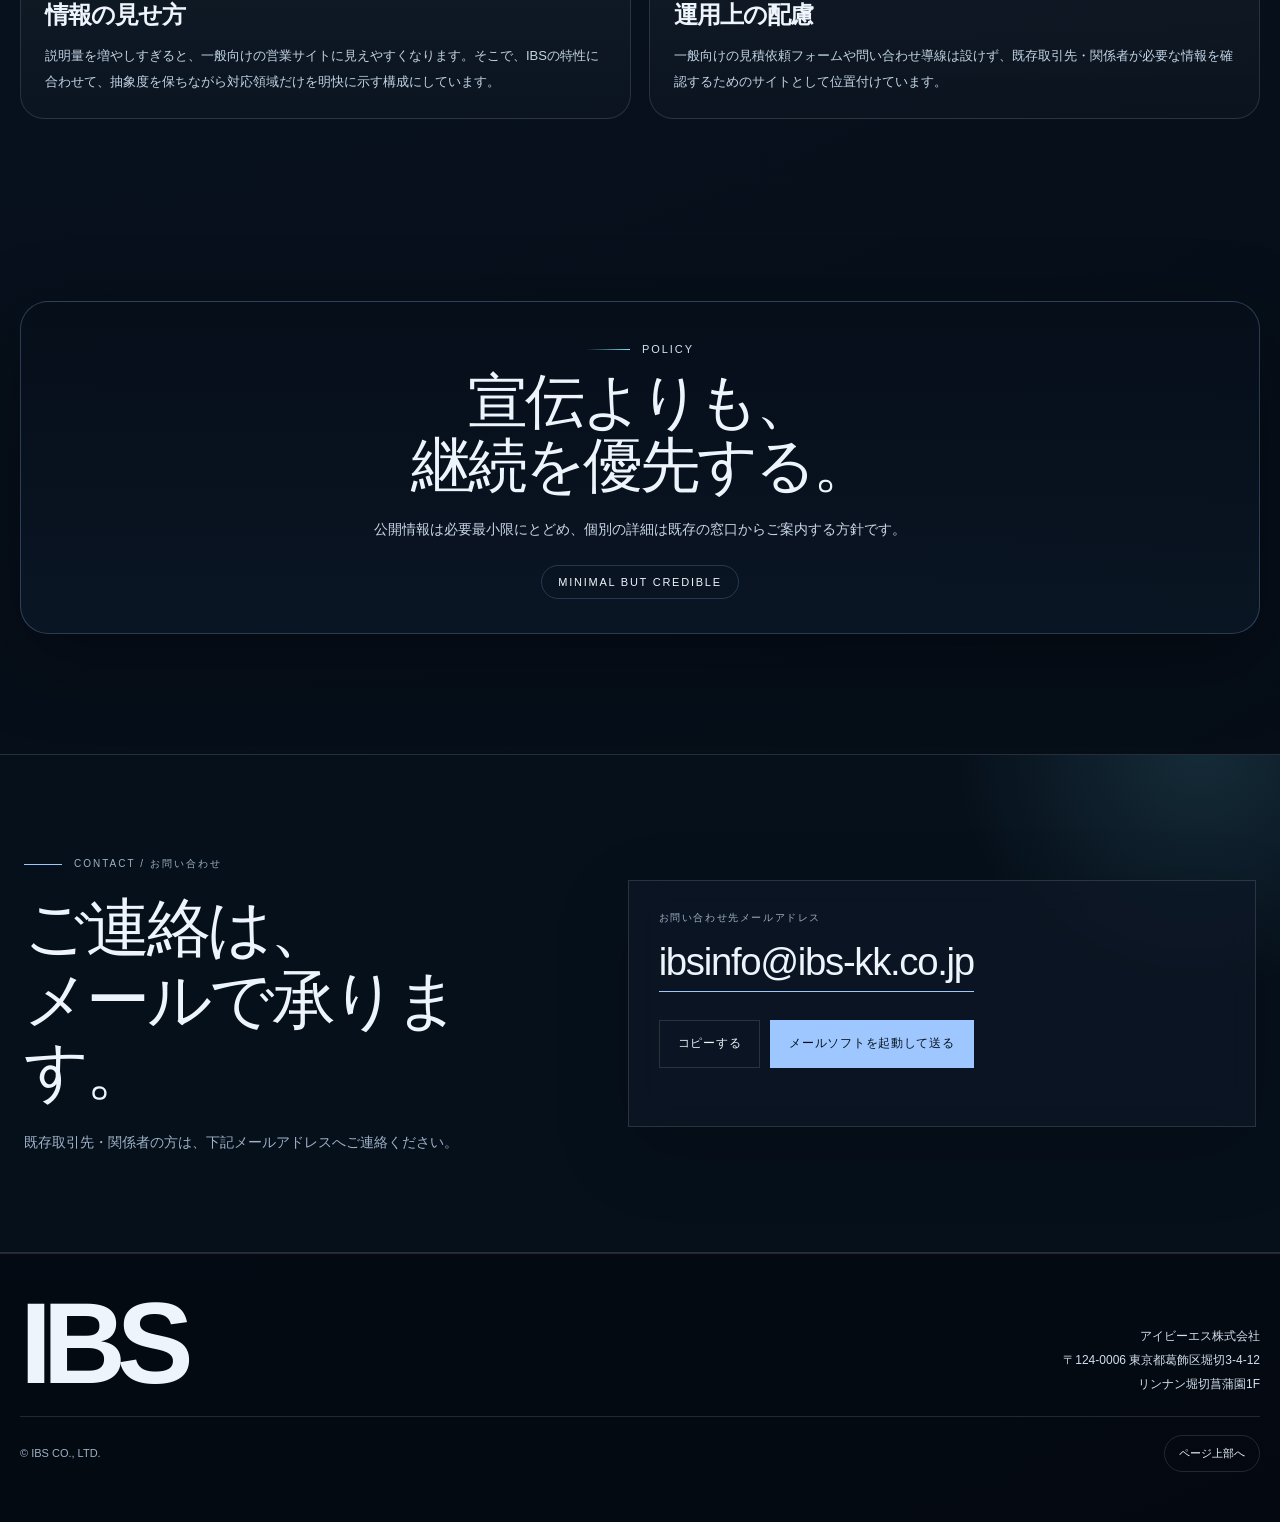
<file: description.html>
<!doctype html>
<html lang="ja"><head><meta name="robots" content="noindex,nofollow"><meta charset="utf-8"><meta name="viewport" content="width=device-width,initial-scale=1"><meta name="description" content="アイビーエス株式会社の事業内容ページ。"><meta name="theme-color" content="#07111d"><title>事業内容｜案D｜アイビーエス株式会社</title><link rel="stylesheet" href="styles.css"><link rel="stylesheet" href="menu.css"><script src="menu.js" defer></script></head>
<body><div class="progress"></div><div class="spotlight"></div><div class="noise"></div><div class="grid-overlay"></div>
<header><div class="wrap head"><a class="brand" href="index.html"><span class="brand-mark"><b>IBS</b></span><span class="brand-text"><strong>IBS Co., Ltd.</strong><span>Corporate renewal concept D</span></span></a><div class="head-note">Operational scope</div><nav class="nav"><a href="index.html">ホーム</a><a href="aboutus.html">会社概要</a><a class="active" href="description.html">事業内容</a><a href="access.html">アクセス</a><a href="#contact">お問い合わせ</a></nav><button class="hamburger" type="button" aria-label="メニューを開く" aria-expanded="false" aria-controls="mobile-menu"><span></span><span></span><span></span></button></div></header><div class="mobile-menu" id="mobile-menu" aria-hidden="true"><nav aria-label="モバイルナビゲーション"><a href="index.html">ホーム</a><a href="aboutus.html">会社概要</a><a href="description.html">事業内容</a><a href="access.html">アクセス</a><a href="#contact">お問い合わせ</a></nav><small>IBS CO., LTD. / Metropolitan Silence</small></div>
<main>
  <section class="page-hero"><div class="hero-back"><img src="assets/hero-skyline.png" alt="高層ビル群の夜景"></div><div class="wrap"><div class="page-copy reveal"><div class="eyebrow">02 / Operational scope</div><h1>支えている<br>領域。<small>個別の商品名より、運用全体の背景を見せる。</small></h1><p class="page-lead">旧サイトの情報をもとに、IBSが支えている範囲を4領域に再編集しました。商品カタログのように見せるのではなく、企業活動を支える基盤として整理しています。</p><div class="page-card"><span>SPACE</span><span>EQUIPMENT</span><span>SUPPLY</span><span>NETWORK</span></div></div></div></section>
  <section class="section"><div class="wrap"><div class="section-head reveal"><div class="section-tag">Four layers</div><div><h2 class="section-title">空間・機器・供給・環境。</h2><p class="section-desc">サイト上では説明しすぎず、それでも対応領域は明快に。高級感のあるUIの中で、情報の粒度をコントロールしています。</p></div></div><div class="scope-grid"><article class="scope-card reveal"><div class="scope-head"><span class="scope-no">01</span><span class="scope-label">Space</span></div><h3>オフィス環境</h3><p>オフィス家具全般、レイアウト設計および施工。空間と導線の整備を通じて、働く場の機能性を整えます。</p></article><article class="scope-card reveal"><div class="scope-head"><span class="scope-no">02</span><span class="scope-label">Equipment</span></div><h3>業務機器</h3><p>複写機、パソコン、通信機器など。日常的に使う業務機器の導入・更新を支えます。</p></article><article class="scope-card reveal"><div class="scope-head"><span class="scope-no">03</span><span class="scope-label">Supply</span></div><h3>日常供給</h3><p>コピー用紙、トナー・インクカートリッジ、一般文具、印刷物など。継続運用に必要なものを安定して届けます。</p></article><article class="scope-card reveal"><div class="scope-head"><span class="scope-no">04</span><span class="scope-label">Network</span></div><h3>情報環境</h3><p>ネットワーク構築を含む業務基盤整備。個別の詳細や条件は既存取引先との協議に基づきます。</p></article></div></div></section>
  <section class="section"><div class="wrap detail-grid"><article class="detail-card reveal"><h3>情報の見せ方</h3><p>説明量を増やしすぎると、一般向けの営業サイトに見えやすくなります。そこで、IBSの特性に合わせて、抽象度を保ちながら対応領域だけを明快に示す構成にしています。</p></article><article class="detail-card reveal"><h3>運用上の配慮</h3><p>一般向けの見積依頼フォームや問い合わせ導線は設けず、既存取引先・関係者が必要な情報を確認するためのサイトとして位置付けています。</p></article></div></section>
  <section class="notice"><div class="wrap"><div class="notice-box reveal"><div class="eyebrow" style="justify-content:center">Policy</div><h2>宣伝よりも、<br>継続を優先する。</h2><p>公開情報は必要最小限にとどめ、個別の詳細は既存の窓口からご案内する方針です。</p><div class="notice-chip">Minimal but credible</div></div></div></section>
</main>

<section class="ibs-contact" id="contact" aria-labelledby="ibs-contact-title">
  <div class="ibs-contact__wrap">
    <div class="ibs-contact__intro">
      <span class="ibs-contact__eyebrow">CONTACT / お問い合わせ</span>
      <h2 id="ibs-contact-title">ご連絡は、<br>メールで承ります。</h2>
      <p>既存取引先・関係者の方は、下記メールアドレスへご連絡ください。</p>
    </div>
    <div class="ibs-contact__card">
      <span class="ibs-contact__label">お問い合わせ先メールアドレス</span>
      <a class="ibs-contact__email" href="mailto:ibsinfo@ibs-kk.co.jp?subject=%E3%81%8A%E5%95%8F%E3%81%84%E5%90%88%E3%82%8F%E3%81%9B">ibsinfo@ibs-kk.co.jp</a>
      <div class="ibs-contact__actions">
        <button class="ibs-contact__button ibs-contact__button--copy" type="button" data-copy-email="ibsinfo@ibs-kk.co.jp">コピーする</button>
        <a class="ibs-contact__button ibs-contact__button--mail" href="mailto:ibsinfo@ibs-kk.co.jp?subject=%E3%81%8A%E5%95%8F%E3%81%84%E5%90%88%E3%82%8F%E3%81%9B">メールソフトを起動して送る</a>
      </div>
      <p class="ibs-contact__status" aria-live="polite"></p>
    </div>
  </div>
</section>
<footer><div class="wrap"><div class="foot"><div class="foot-logo">IBS</div><div class="foot-info">アイビーエス株式会社<br>〒124-0006 東京都葛飾区堀切3-4-12<br>リンナン堀切菖蒲園1F</div></div><div class="foot-bottom"><span>© IBS CO., LTD.</span><button class="top-btn" type="button">ページ上部へ</button></div></div></footer>
<script src="site.js"></script><script src="contact.js"></script>
</body></html>
</file>
<file: styles.css>
:root{
  --bg:#07111d;
  --bg2:#0b1524;
  --panel:rgba(14,24,38,.62);
  --panel-strong:rgba(8,16,28,.84);
  --text:#eef4fb;
  --muted:#9eb1c7;
  --line:rgba(255,255,255,.12);
  --line2:rgba(126,170,220,.24);
  --accent:#9ec7ff;
  --accent2:#7be4ff;
  --shadow:0 24px 80px rgba(0,0,0,.35);
  --radius:28px;
  --max:1280px;
}
*{box-sizing:border-box}
html{scroll-behavior:smooth}
body{margin:0;background:radial-gradient(circle at top left,#122946 0%,var(--bg) 45%,#050b14 100%);color:var(--text);font-family:Arial,"Hiragino Sans","Noto Sans JP",sans-serif;overflow-x:hidden}
a{color:inherit;text-decoration:none}
img{display:block;max-width:100%}
button,input,textarea{font:inherit}
::selection{background:rgba(123,228,255,.28)}
.wrap{width:min(var(--max),calc(100% - 40px));margin:auto}
.progress{position:fixed;top:0;left:0;height:3px;background:linear-gradient(90deg,var(--accent2),var(--accent));width:0;z-index:1000;box-shadow:0 0 22px rgba(123,228,255,.45)}
.spotlight{position:fixed;inset:0;pointer-events:none;z-index:2;background:radial-gradient(430px circle at var(--sx,50%) var(--sy,50%), rgba(115,180,255,.14), transparent 60%)}
.noise{position:fixed;inset:0;pointer-events:none;opacity:.08;mix-blend-mode:soft-light;background-image:url("data:image/svg+xml,%3Csvg xmlns='http://www.w3.org/2000/svg' width='180' height='180' viewBox='0 0 180 180'%3E%3Cfilter id='n'%3E%3CfeTurbulence type='fractalNoise' baseFrequency='.85' numOctaves='2' stitchTiles='stitch'/%3E%3C/filter%3E%3Crect width='100%25' height='100%25' filter='url(%23n)' opacity='.7'/%3E%3C/svg%3E")}
.grid-overlay{position:fixed;inset:0;pointer-events:none;z-index:1;background-image:linear-gradient(rgba(255,255,255,.035) 1px, transparent 1px),linear-gradient(90deg, rgba(255,255,255,.035) 1px, transparent 1px);background-size:60px 60px;mask-image:radial-gradient(circle at center, black 35%, transparent 90%);opacity:.42}
header{position:fixed;top:0;left:0;right:0;z-index:500;transition:transform .45s ease, background .35s ease,border-color .35s ease}
header.hidden{transform:translateY(-110%)}
header.scrolled{background:rgba(4,10,18,.55);backdrop-filter:blur(16px);border-bottom:1px solid var(--line)}
.head{display:grid;grid-template-columns:auto 1fr auto;gap:30px;align-items:center;min-height:82px}
.brand{display:flex;align-items:center;gap:14px}
.brand-mark{width:40px;height:40px;border:1px solid var(--line2);display:grid;place-items:center;border-radius:14px;background:rgba(255,255,255,.04);box-shadow:inset 0 0 0 1px rgba(255,255,255,.03)}
.brand-mark b{font-size:13px;letter-spacing:.18em}
.brand-text strong{display:block;font-size:13px;letter-spacing:.2em;text-transform:uppercase}
.brand-text span{display:block;font-size:10px;color:var(--muted);letter-spacing:.14em}
.head-note{justify-self:center;font-size:11px;letter-spacing:.18em;text-transform:uppercase;color:#c7d5e5}
.nav{display:flex;gap:10px;align-items:center;flex-wrap:wrap;justify-content:flex-end}
.nav a{font-size:12px;padding:10px 14px;border:1px solid transparent;border-radius:999px;color:#dce7f5;transition:.3s ease}
.nav a:hover,.nav a.active{border-color:var(--line2);background:rgba(255,255,255,.05)}
.hero{position:relative;min-height:100svh;display:flex;align-items:flex-end;padding:120px 0 48px;overflow:hidden}
.hero-bg{position:absolute;inset:0;overflow:hidden}
.hero-bg img{width:100%;height:100%;object-fit:cover;object-position:60% 50%;transform:scale(1.06) translate3d(var(--mx,0px),var(--my,0px),0);filter:saturate(1.08) contrast(1.08) brightness(1)}
.hero-bg::after{content:"";position:absolute;inset:0;background:linear-gradient(180deg, rgba(7,17,29,0) 0%, rgba(7,17,29,.12) 44%, rgba(7,17,29,.74) 100%),linear-gradient(90deg, rgba(6,14,24,.64) 0%, rgba(6,14,24,.06) 52%, rgba(6,14,24,.22) 100%)}
.hero-grid{position:relative;z-index:3;display:grid;grid-template-columns:1.25fr .75fr;gap:28px;align-items:end}
.eyebrow{display:inline-flex;align-items:center;gap:12px;font-size:11px;letter-spacing:.18em;text-transform:uppercase;color:#d6e4f2}
.eyebrow::before{content:"";width:44px;height:1px;background:linear-gradient(90deg,transparent,var(--accent2))}
.hero-copy h1,.page-copy h1{font-family:"Yu Mincho","Hiragino Mincho ProN","Noto Serif JP",serif;font-weight:400;letter-spacing:-.05em;line-height:.92;margin:18px 0 22px;font-size:clamp(48px,7vw,106px)}
/* ヒーロー見出し: 大きめのサイズと広めの行間。左カラム幅は 1.25fr で2行に収まる範囲 */
.hero-copy h1{font-size:clamp(48px,7.2vw,100px);line-height:1.15}
.hero-copy h1 small,.page-copy h1 small{display:block;font-family:Arial,"Hiragino Sans","Noto Sans JP",sans-serif;font-size:13px;letter-spacing:.18em;text-transform:uppercase;line-height:1.8;color:var(--muted);margin-top:18px}
.hero-lead,.page-lead{max-width:620px;font-size:15px;line-height:2;color:#d4e1ef;margin:0}
.hero-panel{position:relative;background:linear-gradient(180deg,rgba(17,29,45,.64),rgba(8,16,28,.78));border:1px solid rgba(174,213,255,.18);border-radius:var(--radius);padding:26px;box-shadow:var(--shadow);backdrop-filter:blur(14px)}
.panel-top{display:flex;justify-content:space-between;gap:16px;align-items:flex-start;border-bottom:1px solid var(--line);padding-bottom:16px;margin-bottom:18px}
.panel-kicker{font-size:10px;letter-spacing:.18em;text-transform:uppercase;color:#e3edf7}
.panel-status{font-size:10px;color:var(--muted);letter-spacing:.16em;text-transform:uppercase}
.meta-grid{display:grid;grid-template-columns:repeat(2,1fr);gap:14px}
.meta-card{padding:16px;border:1px solid var(--line);border-radius:20px;background:rgba(255,255,255,.03)}
.meta-card small{display:block;font-size:10px;letter-spacing:.16em;text-transform:uppercase;color:var(--muted);margin-bottom:8px}
.meta-card strong{display:block;font-size:22px;letter-spacing:-.04em;font-weight:700;margin-bottom:8px}
.meta-card p{margin:0;font-size:12px;line-height:1.8;color:#d5e3f1}
.hero-bottom{display:flex;justify-content:space-between;align-items:flex-end;gap:20px;margin-top:26px}
.scroll-hint{font-size:11px;letter-spacing:.16em;text-transform:uppercase;color:#cfe2f5}
.scroll-dot{width:9px;height:9px;border-radius:50%;background:var(--accent2);display:inline-block;margin-right:10px;animation:pulse 1.8s infinite}
@keyframes pulse{50%{transform:scale(.6);opacity:.45}}
.statline{font-size:12px;color:#d6e3f0;display:flex;gap:18px;flex-wrap:wrap}
.section{position:relative;z-index:3;padding:110px 0}
.section-head{display:grid;grid-template-columns:.7fr 1.3fr;gap:28px;align-items:end;margin-bottom:42px}
.section-tag{font-size:11px;letter-spacing:.18em;text-transform:uppercase;color:#b2c7de}
.section-title{font-family:"Yu Mincho","Hiragino Mincho ProN","Noto Serif JP",serif;font-size:clamp(34px,5vw,68px);font-weight:400;letter-spacing:-.05em;line-height:1.08;margin:0}
.section-desc{font-size:15px;line-height:2;color:#c7d7e8;max-width:700px}
.glass-band{padding:24px;border:1px solid var(--line);border-radius:30px;background:rgba(255,255,255,.03);backdrop-filter:blur(12px);box-shadow:var(--shadow)}
.value-grid,.scope-grid,.detail-grid,.access-grid{display:grid;gap:18px}
.value-grid{grid-template-columns:repeat(3,1fr)}
.value-card,.scope-card,.detail-card,.route-card{padding:24px;border-radius:24px;border:1px solid var(--line);background:linear-gradient(180deg,rgba(255,255,255,.04),rgba(255,255,255,.02));transition:transform .35s ease,border-color .35s ease,background .35s ease}
.value-card:hover,.scope-card:hover,.detail-card:hover,.route-card:hover{transform:translateY(-5px);border-color:rgba(158,199,255,.35);background:linear-gradient(180deg,rgba(255,255,255,.06),rgba(255,255,255,.03))}
.value-card b,.scope-no{display:inline-flex;align-items:center;justify-content:center;width:34px;height:34px;border-radius:999px;border:1px solid var(--line2);font-size:11px;letter-spacing:.14em;margin-bottom:18px;color:#e8f4ff}
.value-card h3,.scope-card h3,.detail-card h3{margin:0 0 12px;font-size:24px;letter-spacing:-.04em}
.value-card p,.scope-card p,.detail-card p,.route-card p{margin:0;color:#c3d5e6;font-size:13px;line-height:1.95}
.scope-grid{grid-template-columns:repeat(2,1fr)}
.scope-head{display:flex;justify-content:space-between;gap:20px;align-items:flex-start;margin-bottom:16px}
.scope-label{font-size:10px;color:var(--muted);letter-spacing:.16em;text-transform:uppercase}
.quote-box{display:grid;grid-template-columns:1.1fr .9fr;gap:18px;align-items:stretch}
.quote-main{padding:36px;min-height:340px;border-radius:30px;background:linear-gradient(135deg,rgba(8,19,32,.8),rgba(17,38,62,.74));border:1px solid rgba(164,209,255,.16);position:relative;overflow:hidden}
.quote-main::after{content:"";position:absolute;width:380px;height:380px;border-radius:50%;border:1px solid rgba(123,228,255,.16);top:-100px;right:-80px}
.quote-main h3{margin:18px 0 16px;font-family:"Yu Mincho","Hiragino Mincho ProN","Noto Serif JP",serif;font-size:clamp(30px,4vw,56px);font-weight:400;letter-spacing:-.05em;line-height:1.08}
.quote-main p{margin:0;max-width:560px;font-size:14px;line-height:2;color:#d4e2ef}
.quote-side{display:grid;gap:18px}
.note-card{padding:26px;border:1px solid var(--line);border-radius:24px;background:rgba(255,255,255,.03)}
.note-card strong{display:block;font-size:12px;letter-spacing:.18em;text-transform:uppercase;color:#d9e9f7;margin-bottom:14px}
.note-card p,.note-card li{font-size:13px;line-height:1.9;color:#cad7e5}
.note-card ul{margin:0;padding-left:18px}
.company-list{display:grid;gap:0;border-top:1px solid var(--line)}
.company-row{display:grid;grid-template-columns:180px 1fr;gap:18px;padding:18px 0;border-bottom:1px solid var(--line)}
.company-row dt{font-size:11px;letter-spacing:.16em;text-transform:uppercase;color:#a9bfd6}
.company-row dd{margin:0;font-size:15px;line-height:1.9;color:#e9f2fb}
.notice{padding:72px 0 120px}
.notice-box{padding:34px;border-radius:28px;border:1px solid rgba(158,199,255,.24);background:linear-gradient(180deg,rgba(6,14,25,.84),rgba(12,23,38,.84));box-shadow:var(--shadow);text-align:center}
.notice-box h2{font-family:"Yu Mincho","Hiragino Mincho ProN","Noto Serif JP",serif;font-weight:400;font-size:clamp(34px,5vw,60px);letter-spacing:-.05em;line-height:1.06;margin:16px 0}
.notice-box p{max-width:760px;margin:0 auto;font-size:14px;line-height:2;color:#cad7e5}
.notice-chip{display:inline-flex;align-items:center;gap:10px;margin-top:22px;padding:10px 16px;border-radius:999px;border:1px solid var(--line2);font-size:11px;letter-spacing:.16em;text-transform:uppercase}
.page-hero{position:relative;padding:150px 0 56px;overflow:hidden}
.page-hero::before{content:"";position:absolute;inset:0;background:linear-gradient(180deg,rgba(6,14,24,.48),rgba(6,14,24,.82));z-index:1}
.page-hero .hero-back{position:absolute;inset:0;z-index:0}
.page-hero .hero-back img{width:100%;height:100%;object-fit:cover;filter:brightness(.5) saturate(.95)}
.page-hero .wrap{position:relative;z-index:2}
.page-copy{max-width:760px}
.page-card{margin-top:26px;display:inline-flex;gap:26px;flex-wrap:wrap;padding:14px 18px;border-radius:999px;border:1px solid var(--line);background:rgba(255,255,255,.05)}
.page-card span{font-size:11px;letter-spacing:.15em;text-transform:uppercase;color:#dbe8f5}
.detail-grid{grid-template-columns:repeat(2,1fr)}
.access-grid{grid-template-columns:.9fr 1.1fr;align-items:stretch}
.address-card h3{font-size:clamp(28px,3.2vw,42px);line-height:1.28}
.address-card h3 span{font-size:.72em;color:#d7e4f0;font-weight:400}
.map-link{display:inline-flex;gap:10px;align-items:center;margin-top:18px;padding:12px 16px;border-radius:999px;border:1px solid var(--line2);font-size:12px;color:#edf7ff}
.map-art{position:relative;border-radius:30px;border:1px solid var(--line);background:linear-gradient(180deg,rgba(255,255,255,.04),rgba(255,255,255,.02));min-height:380px;overflow:hidden}
.map-grid{position:absolute;inset:0;background-image:linear-gradient(rgba(255,255,255,.06) 1px,transparent 1px),linear-gradient(90deg,rgba(255,255,255,.06) 1px,transparent 1px);background-size:44px 44px}
.map-node{position:absolute;display:grid;place-items:center;padding:10px 14px;border-radius:999px;background:#eff8ff;color:#07111d;font-size:12px;font-weight:700;box-shadow:0 10px 25px rgba(0,0,0,.2)}
.map-node.station{left:14%;top:20%}
.map-node.office{right:14%;bottom:22%}
.route-line{position:absolute;left:27%;top:30%;width:44%;height:32%;border-left:2px dashed rgba(158,199,255,.9);border-bottom:2px dashed rgba(158,199,255,.9);border-radius:0 0 0 18px}
.map-time{position:absolute;left:43%;top:46%;padding:10px 14px;border-radius:999px;background:rgba(158,199,255,.14);border:1px solid var(--line2);font-size:12px;letter-spacing:.12em}
footer{padding:38px 0 50px;border-top:1px solid var(--line);background:rgba(3,8,14,.45)}
.foot{display:grid;grid-template-columns:1fr auto;gap:30px;align-items:end}
.foot-logo{font-size:clamp(58px,9vw,120px);line-height:.9;letter-spacing:-.08em;font-weight:800}
.foot-info{font-size:12px;line-height:2;color:#d2dfed;text-align:right}
.foot-bottom{margin-top:20px;padding-top:18px;border-top:1px solid var(--line);display:flex;justify-content:space-between;gap:20px;align-items:center;font-size:11px;color:var(--muted)}
.top-btn{border:1px solid var(--line);background:transparent;color:#edf6ff;padding:10px 14px;border-radius:999px;cursor:pointer}
.reveal{opacity:0;transform:translateY(28px);transition:opacity .8s ease,transform .8s ease}
.reveal.is-visible{opacity:1;transform:none}
@media (max-width: 980px){
  .head{grid-template-columns:auto 1fr;gap:16px}.head-note{display:none}.nav{grid-column:1/-1;justify-content:flex-start}
  .hero{padding-top:138px}.hero-grid,.section-head,.quote-box,.access-grid,.detail-grid,.value-grid,.scope-grid,.foot{grid-template-columns:1fr}
  .hero-panel{max-width:720px}.company-row{grid-template-columns:1fr}.foot-info{text-align:left}.page-hero{padding-top:138px}
}
@media (max-width: 640px){
  .wrap{width:calc(100% - 28px)}
  .nav{gap:8px}.nav a{padding:8px 11px;font-size:11px}
  .hero-copy h1,.page-copy h1{font-size:clamp(42px,13vw,72px)}
  .section{padding:84px 0}.meta-grid{grid-template-columns:1fr}.hero-bottom{display:block}.statline{margin-top:16px}
  .section-title{font-size:clamp(32px,11vw,54px)}.notice-box{padding:26px 18px}.quote-main{padding:28px 22px;min-height:auto}
}

:root{--contact-bg:#06101b;--contact-panel:rgba(14,24,38,.66);--contact-text:#eef4fb;--contact-muted:#9eb1c7;--contact-line:rgba(255,255,255,.13);--contact-accent:#9ec7ff;--contact-accent-text:#07111d;--contact-glow:rgba(123,228,255,.13)}

/* IBS contact block */
.ibs-contact{position:relative;z-index:5;padding:96px 0;border-top:1px solid var(--contact-line);border-bottom:1px solid var(--contact-line);background:var(--contact-bg);color:var(--contact-text);overflow:hidden}
.ibs-contact::before{content:"";position:absolute;width:520px;height:520px;border-radius:50%;right:-180px;top:-270px;background:radial-gradient(circle,var(--contact-glow),transparent 67%);pointer-events:none}
.ibs-contact__wrap{position:relative;width:min(1280px,calc(100% - 48px));margin:auto;display:grid;grid-template-columns:.9fr 1.1fr;gap:7vw;align-items:center}
.ibs-contact__eyebrow{display:inline-flex;align-items:center;gap:12px;font-size:10px;letter-spacing:.2em;text-transform:uppercase;color:var(--contact-muted)}
.ibs-contact__eyebrow::before{content:"";width:38px;height:1px;background:var(--contact-accent)}
.ibs-contact__intro h2{margin:22px 0 20px;font-family:"Yu Mincho","Hiragino Mincho ProN","Noto Serif JP",serif;font-size:clamp(38px,5vw,70px);font-weight:400;line-height:1.12;letter-spacing:-.055em}
.ibs-contact__intro p{max-width:560px;margin:0;color:var(--contact-muted);font-size:14px;line-height:2}
.ibs-contact__card{position:relative;padding:30px;border:1px solid var(--contact-line);background:var(--contact-panel);backdrop-filter:blur(16px);box-shadow:0 24px 70px rgba(0,0,0,.18)}
.ibs-contact__label{display:block;margin-bottom:13px;color:var(--contact-muted);font-size:10px;letter-spacing:.16em}
.ibs-contact__email{display:inline-block;max-width:100%;font-size:clamp(22px,3vw,42px);line-height:1.25;letter-spacing:-.035em;overflow-wrap:anywhere;border-bottom:1px solid var(--contact-accent);padding-bottom:5px}
.ibs-contact__actions{display:flex;flex-wrap:wrap;gap:10px;margin-top:28px}
.ibs-contact__button{min-height:48px;display:inline-flex;align-items:center;justify-content:center;padding:12px 18px;border:1px solid var(--contact-line);background:transparent;color:var(--contact-text);font-size:12px;letter-spacing:.06em;cursor:pointer;transition:transform .3s ease,background .3s ease,color .3s ease,border-color .3s ease}
.ibs-contact__button:hover{transform:translateY(-2px);border-color:var(--contact-accent)}
.ibs-contact__button--mail{background:var(--contact-accent);border-color:var(--contact-accent);color:var(--contact-accent-text)}
.ibs-contact__status{height:1.5em;margin:12px 0 0;color:var(--contact-accent);font-size:11px;letter-spacing:.08em}
@media(max-width:820px){.ibs-contact{padding:74px 0}.ibs-contact__wrap{width:calc(100% - 32px);grid-template-columns:1fr;gap:40px}.ibs-contact__card{padding:24px 20px}.ibs-contact__actions{display:grid}.ibs-contact__button{width:100%}}

/* ===== ヒーロー背景: スマホでは高層ビル群が中央に来るよう調整 ===== */
@media (max-width: 640px) {
  /* スマホではヒーローが縦に約1370pxまで伸びるため、cover により画像が
     2400px超まで拡大され横幅の16%しか映らなくなる（ビルに寄りすぎる）。
     背景を画面高さぶんに留めて拡大率を下げ、ビル群として見えるようにする */
  .hero-bg { height: 100svh; }
  /* 画像は 1672x941。ビル群は右側 46%〜95% に集中しているため、
     切り抜きの中心がビル群の中心に来るよう右寄りを基準にする */
  .hero-bg img { object-position: 66% 50%; }
  /* 画像の下端をページ背景へ滑らかに繋ぐ */
  .hero-bg::after {
    background:
      linear-gradient(180deg, rgba(7,17,29,.06) 0%, rgba(7,17,29,.26) 44%, rgba(7,17,29,.74) 80%, rgba(7,17,29,.98) 100%),
      linear-gradient(90deg, rgba(6,14,24,.26) 0%, rgba(6,14,24,.08) 55%, rgba(6,14,24,.22) 100%);
  }
  /* スマホでも <br> のとおり2行で収まるサイズに抑える（行間はPCと揃える） */
  .hero-copy h1 { font-size: clamp(38px, 11.5vw, 72px); line-height: 1.15; }
  /* 写真を暗くする代わりに、文字側に影を付けて可読性を確保する */
  .hero-copy .eyebrow,
  .hero-copy h1,
  .hero-copy h1 small,
  .hero-lead,
  .hero-bottom {
    text-shadow: 0 2px 18px rgba(4,10,18,.92), 0 1px 4px rgba(4,10,18,.8);
  }
}
</file>
<file: menu.css>
/* ===== ハンバーガーメニュー / Concept D — Metropolitan Silence ===== */
/* ガラス感のある角丸ボタンとブラー背景で、他要素の質感に合わせています */

.hamburger {
  display: none;
  position: relative;
  z-index: 1300;
  width: 46px;
  height: 46px;
  padding: 0;
  border: 1px solid var(--line2);
  border-radius: 14px;
  background: var(--panel);
  -webkit-backdrop-filter: blur(14px);
  backdrop-filter: blur(14px);
  cursor: pointer;
  margin-left: auto;
  justify-self: end;
  align-items: center;
  justify-content: center;
  transition: border-color .35s ease, background .35s ease;
}

.hamburger:hover { border-color: var(--accent); background: var(--panel-strong); }
.hamburger:focus-visible { outline: 1px solid var(--accent); outline-offset: 3px; }

.hamburger span {
  position: absolute;
  left: 50%;
  width: 18px;
  height: 1.5px;
  border-radius: 2px;
  background: var(--text);
  transform: translateX(-50%);
  transition: transform .4s ease, opacity .2s ease, background .35s ease;
}

.hamburger span:nth-child(1) { top: 16px; }
.hamburger span:nth-child(2) { top: 22px; }
.hamburger span:nth-child(3) { top: 28px; }

.hamburger[aria-expanded="true"] span:nth-child(1) {
  transform: translateX(-50%) translateY(6px) rotate(45deg);
  background: var(--accent2);
}
.hamburger[aria-expanded="true"] span:nth-child(2) { opacity: 0; }
.hamburger[aria-expanded="true"] span:nth-child(3) {
  transform: translateX(-50%) translateY(-6px) rotate(-45deg);
  background: var(--accent2);
}

.mobile-menu {
  position: fixed;
  inset: 0;
  z-index: 1200;
  display: grid;
  align-content: center;
  justify-items: center;
  gap: 24px;
  background: linear-gradient(180deg, rgba(7, 17, 29, .96), rgba(11, 21, 36, .99));
  -webkit-backdrop-filter: blur(24px);
  backdrop-filter: blur(24px);
  transform: translateY(-105%);
  visibility: hidden;
  transition: transform .6s ease, visibility 0s linear .6s;
}

.mobile-menu.is-open {
  transform: none;
  visibility: visible;
  transition: transform .6s ease, visibility 0s;
}

.mobile-menu nav {
  display: grid;
  justify-items: center;
  text-align: center;
  gap: 24px;
}

.mobile-menu a {
  font-size: clamp(28px, 9vw, 46px);
  line-height: 1.1;
  letter-spacing: -.02em;
  color: var(--text);
  transition: color .3s ease;
}

.mobile-menu a:hover { color: var(--accent); }

.mobile-menu small {
  position: absolute;
  left: 24px;
  bottom: 28px;
  font-size: 9px;
  letter-spacing: .2em;
  text-transform: uppercase;
  color: var(--muted);
}

body.menu-open { overflow: hidden; }

@media (max-width: 980px) {
  .nav { display: none; }
  .hamburger { display: flex; }
  /* 開いている間もブランドと閉じるボタンを前面に保つ */
  header { z-index: 1400; }
}

@media (prefers-reduced-motion: reduce) {
  .mobile-menu, .hamburger span { transition-duration: .01ms; }
}
</file>
